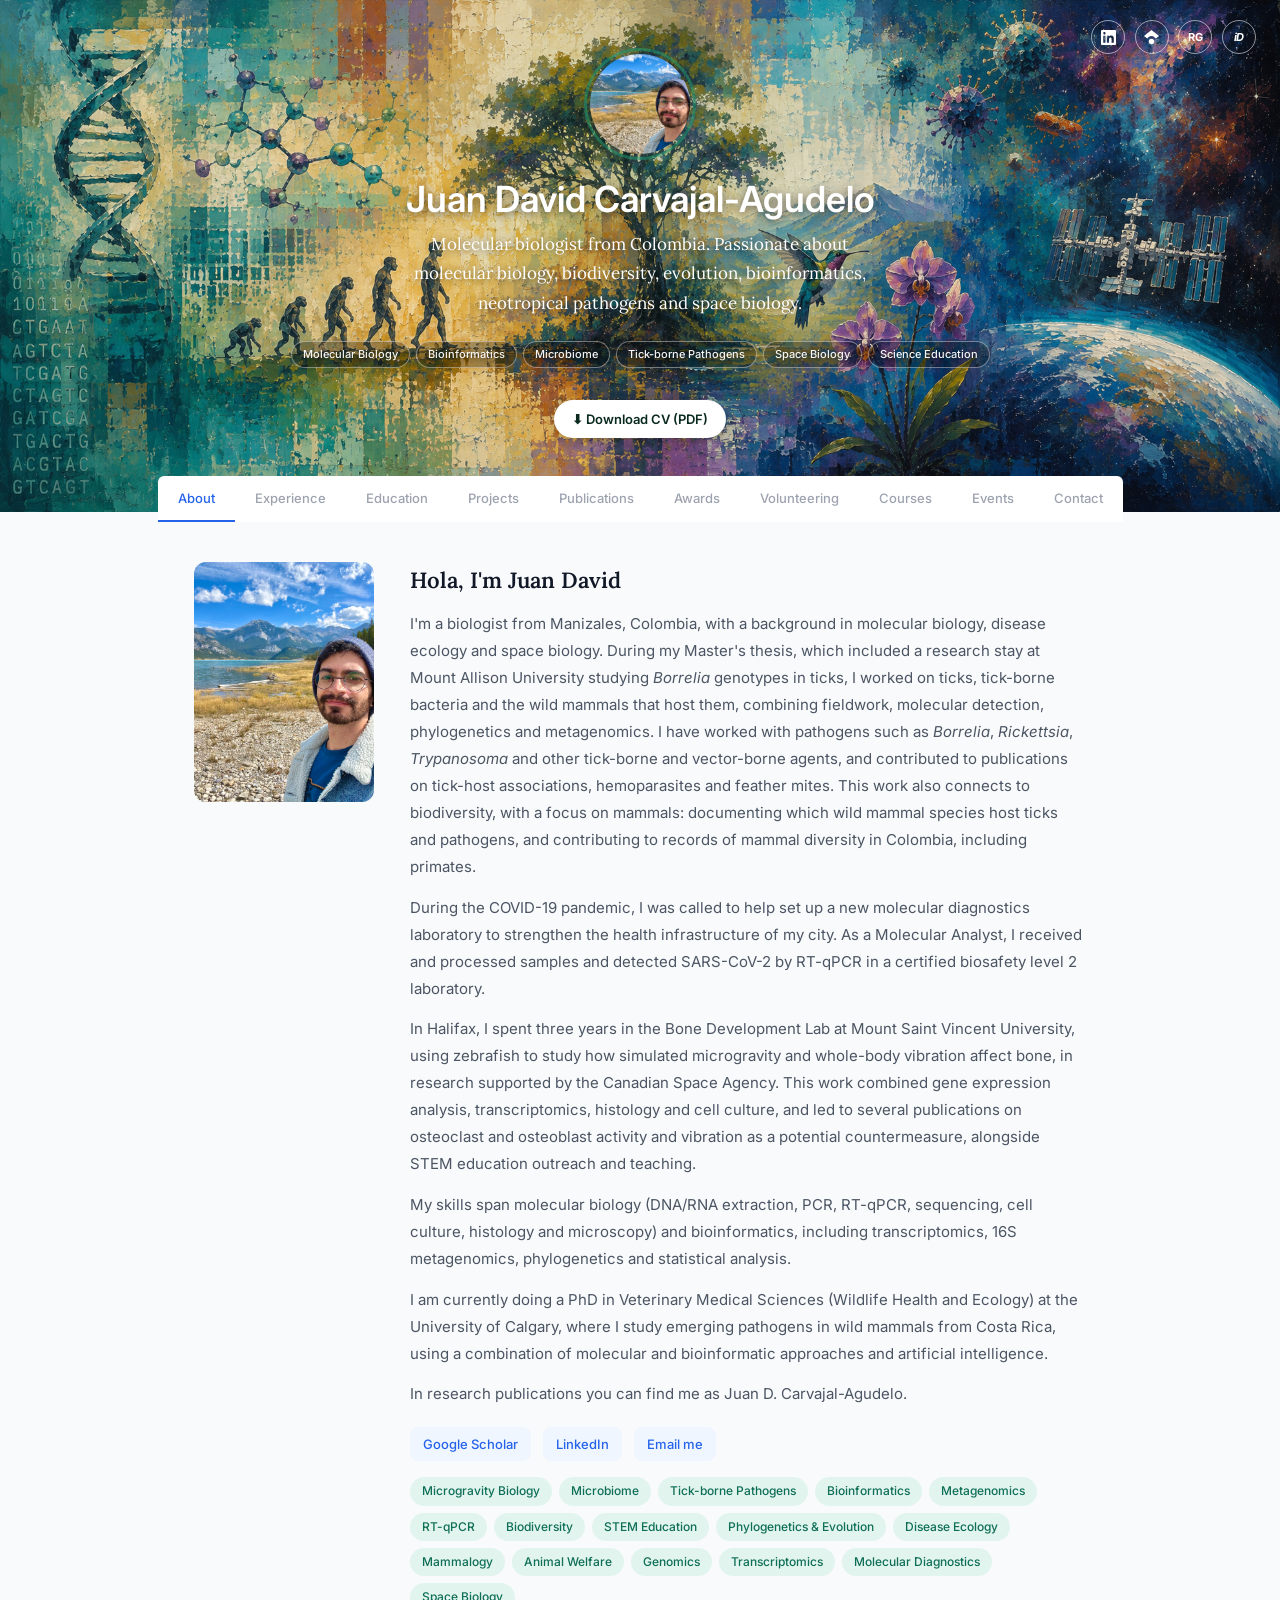
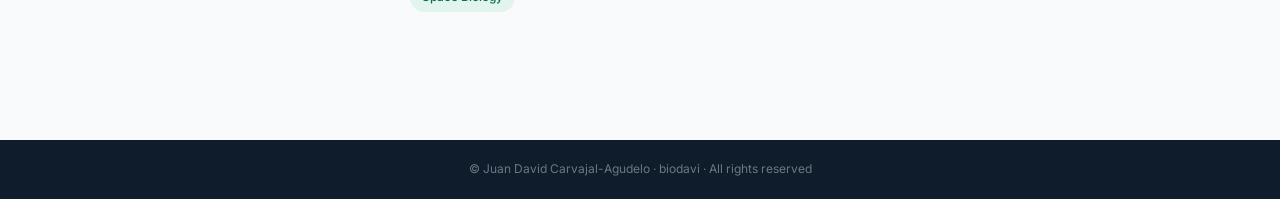
<file: index.html>
<!DOCTYPE html>
<html lang="en">
<head>
<meta charset="UTF-8">
<meta name="viewport" content="width=device-width, initial-scale=1.0">
<title>Juan David Carvajal-Agudelo</title>
<link rel="preconnect" href="https://fonts.googleapis.com">
<link href="https://fonts.googleapis.com/css2?family=Inter:wght@300;400;500;600;700&family=Lora:ital,wght@0,400;0,600;1,400&display=swap" rel="stylesheet">
<style>
*, *::before, *::after { box-sizing: border-box; margin: 0; padding: 0; }
:root {
  --navy: #0e1c2b;
  --teal: #1d9e75;
  --teal-light: #e1f5ee;
  --teal-dark: #0f6e56;
  --blue: #2563eb;
  --blue-light: #eff6ff;
  --text: #111827;
  --text-sec: #4b5563;
  --text-muted: #9ca3af;
  --border: #e5e7eb;
  --bg: #f9fafb;
  --white: #fff;
}
body { font-family: 'Inter', sans-serif; color: var(--text); background: var(--bg); font-size: 15px; line-height: 1.7; }

/* ── HERO (Authory-style) ── */
.hero {
  position: relative;
  background: url("images/Banner-profile.png") center/cover no-repeat;
  display: flex; flex-direction: column; align-items: center;
  text-align: center; padding: 3rem 1.5rem 3rem; overflow: hidden;
}
.hero-grain {
  position: absolute; inset: 0; pointer-events: none;
  background-image: url("data:image/svg+xml,%3Csvg viewBox='0 0 200 200' xmlns='http://www.w3.org/2000/svg'%3E%3Cfilter id='n'%3E%3CfeTurbulence type='fractalNoise' baseFrequency='.75' numOctaves='4' stitchTiles='stitch'/%3E%3C/filter%3E%3Crect width='100%25' height='100%25' filter='url(%23n)' opacity='.04'/%3E%3C/svg%3E");
  opacity: .5;
}
.hero-glow {
  position: absolute; width: 520px; height: 520px; border-radius: 50%;
  background: radial-gradient(circle, rgba(29,158,117,.14) 0%, transparent 70%);
  top: -80px; left: 50%; transform: translateX(-50%); pointer-events: none;
}
.hero-avatar {
  position: relative; z-index: 1;
  width: 112px; height: 112px; border-radius: 50%;
  border: 3px solid rgba(29,158,117,.5); padding: 3px;
  margin-bottom: 1.1rem;
}
.hero-avatar img { width: 100%; height: 100%; border-radius: 50%; object-fit: cover; display: block; }
.hero-avatar .fallback {
  width: 100%; height: 100%; border-radius: 50%;
  background: #1a2e42; display: flex; align-items: center; justify-content: center;
  font-size: 28px; font-weight: 600; color: var(--teal);
}
.hero h1 {
  position: relative; z-index: 1;
  font-family: 'Inter', sans-serif; font-size: clamp(26px, 4vw, 36px);
  font-weight: 600; color: white; line-height: 1.2; margin-bottom: .55rem;
  text-shadow: 0 2px 10px rgba(0,0,0,.55);
}
.hero-bio {
  position: relative; z-index: 1;
  font-family: 'Lora', serif; font-size: 17px; color: #fff;
  text-shadow: 0 1px 8px rgba(0,0,0,.55);
  max-width: 500px; margin: 0 auto 1.4rem; line-height: 1.75;
}

/* ── HERO SOCIAL ICONS ── */
.hero-social {
  position: absolute; top: 1.25rem; right: 1.5rem; z-index: 2;
  display: flex; gap: .6rem;
}
.hero-social a {
  width: 34px; height: 34px; border-radius: 50%;
  display: flex; align-items: center; justify-content: center;
  border: 1.5px solid rgba(255,255,255,.55);
  background: transparent;
  color: white; text-decoration: none;
  transition: background .2s ease, border-color .2s ease, color .2s ease;
}
.hero-social a svg { width: 15px; height: 15px; fill: currentColor; }
.hero-social a span { font-family: 'Inter', sans-serif; font-size: 11px; font-weight: 700; letter-spacing: -.02em; }
.hero-social a.li:hover { background: #fff; border-color: #fff; color: #0a66c2; }
.hero-social a.scholar:hover { background: #fff; border-color: #fff; color: #4285f4; }
.hero-social a.rg:hover { background: #fff; border-color: #fff; color: #00ccbb; }
.hero-social a.orcid:hover { background: #fff; border-color: #fff; color: #a6ce39; }
.hero-tags { position: relative; z-index: 1; display: flex; flex-wrap: wrap; gap: 6px; justify-content: center; margin-bottom: 2rem; }
.htag {
  font-size: 11px; font-weight: 500; padding: 3px 11px; border-radius: 99px;
  border: 1px solid rgba(255,255,255,.4); color: rgba(255,255,255,.95);
  background: rgba(0,0,0,.25); text-shadow: 0 1px 4px rgba(0,0,0,.5);
}

.hero-cv {
  position: relative; z-index: 1; display: inline-block; margin: 0 auto 1.6rem;
  font-size: 13px; font-weight: 600; padding: 8px 18px; border-radius: 99px;
  background: #fff; color: #0a2a1e; text-decoration: none; box-shadow: 0 2px 10px rgba(0,0,0,.25);
}
.hero-cv:hover { background: #e8f5ee; }

/* ── TABS (Authory-style overlapping card) ── */
.tabs-outer {
  width: fit-content; max-width: calc(100% - 3rem); margin: -2.25rem auto 0;
  background: white; border-radius: 6px 6px 0 0;
  position: sticky; top: 0; z-index: 100;
  overflow: hidden;
}
.tabs-inner {
  display: flex; overflow-x: auto; scrollbar-width: none;
}
.tabs-inner::-webkit-scrollbar { display: none; }
.tab {
  flex-shrink: 0; padding: 14px 20px;
  font-size: 13px; font-weight: 500; color: var(--text-muted);
  background: none; border: none; border-bottom: 2.5px solid transparent;
  font-family: 'Inter', sans-serif; cursor: pointer; transition: color .15s;
  white-space: nowrap;
}
.tab:hover { color: var(--text); }
.tab.active { color: var(--blue); border-bottom-color: var(--blue); }

/* ── MAIN ── */
.main { max-width: 940px; margin: 0 auto; padding: 2.5rem 1.5rem 5rem; }
.sec { display: none; }
.sec.active { display: block; }

/* ── ABOUT ── */
.about-grid { display: grid; grid-template-columns: 180px 1fr; gap: 2.25rem; align-items: start; }
.about-img { width: 100%; border-radius: 12px; object-fit: cover; aspect-ratio: 3/4; display: block; }
.about-h { font-family: 'Lora', serif; font-size: 22px; font-weight: 600; margin-bottom: .7rem; }
.about-p { color: var(--text-sec); margin-bottom: .85rem; line-height: 1.8; }
.chips { display: flex; flex-wrap: wrap; gap: 7px; margin-top: 1rem; }
.chip { background: var(--teal-light); color: var(--teal-dark); font-size: 12px; font-weight: 500; padding: 4px 12px; border-radius: 99px; }
.about-links { display: flex; gap: .75rem; flex-wrap: wrap; margin-top: 1.25rem; }
.about-link {
  display: inline-flex; align-items: center; gap: 6px;
  font-size: 13px; font-weight: 500; color: var(--blue);
  text-decoration: none; padding: 5px 12px;
  border: 1px solid var(--blue-light); border-radius: 8px;
  background: var(--blue-light); transition: background .15s;
}
.about-link:hover { background: #dbeafe; }

/* ── SECTION HEADING ── */
.sh { font-family: 'Lora', serif; font-size: 19px; font-weight: 600; margin-bottom: 1.25rem; padding-bottom: .6rem; border-bottom: 1px solid var(--border); }
.sh2 { font-family: 'Lora', serif; font-size: 16px; font-weight: 600; margin: 2rem 0 1rem; color: var(--text-sec); }

/* ── EXPERIENCE ── */
.exp-item { display: flex; gap: 1.4rem; padding: 1.3rem 0; border-bottom: 1px solid var(--border); }
.exp-item:last-child { border-bottom: none; }
.exp-logo-wrap { flex-shrink: 0; width: 104px; }
.exp-logo { width: 104px; height: 104px; object-fit: contain; border-radius: 16px; border: 1px solid var(--border); background: white; padding: 9px; display: block; }
.exp-logo-ph { width: 104px; height: 104px; border-radius: 16px; border: 1px solid var(--border); background: #f0f4f8; display: flex; align-items: center; justify-content: center; font-size: 36px; }
.exp-role { font-size: 14px; font-weight: 600; color: var(--text); }
.exp-org { font-size: 13px; color: var(--blue); font-weight: 500; margin: 1px 0 3px; }
.exp-date { font-size: 11px; color: var(--text-muted); font-weight: 500; margin-bottom: 6px; }
.exp-desc { font-size: 13px; color: var(--text-sec); line-height: 1.65; }
.exp-desc ul { padding-left: 1.15rem; }
.exp-desc li { margin-bottom: 3px; }

/* ── PROJECTS ── */
.proj-grid { display: grid; grid-template-columns: repeat(auto-fill, minmax(258px, 1fr)); gap: 1rem; }
.proj-card { background: white; border: 1px solid var(--border); border-radius: 12px; overflow: hidden; transition: box-shadow .15s; }
.proj-card:hover { box-shadow: 0 4px 16px rgba(0,0,0,.08); }
.proj-img { width: 100%; aspect-ratio: 16/9; object-fit: cover; display: block; background: #d1e7dd; }
.proj-ph { width: 100%; aspect-ratio: 16/9; background: linear-gradient(135deg, #0a2a1e, #0d2b3a); display: flex; align-items: center; justify-content: center; font-size: 30px; }
.proj-body { padding: .9rem 1.1rem 1rem; }
.proj-title { font-size: 13px; font-weight: 600; line-height: 1.45; margin-bottom: 3px; }
.proj-meta { font-size: 11px; color: var(--text-muted); }
.proj-foot { display: flex; align-items: center; gap: 8px; flex-wrap: wrap; margin-top: 10px; padding-top: 9px; border-top: 1px solid var(--border); }
.proj-funder { height: 44px; max-width: 96px; object-fit: contain; flex-shrink: 0; }
.proj-role { font-size: 11px; font-weight: 600; color: var(--text); flex: 1 1 100px; line-height: 1.35; }
.proj-grant { font-size: 10px; font-weight: 600; padding: 2px 8px; border-radius: 4px; background: #fef3c7; color: #92400e; white-space: nowrap; }
.proj-tag { display: inline-block; font-size: 10px; font-weight: 600; padding: 2px 8px; border-radius: 4px; margin-bottom: 6px; background: var(--teal-light); color: var(--teal-dark); }

/* ── PUBLICATIONS ── */
.pub-item { padding: 1rem 0; border-bottom: 1px solid var(--border); }
.pub-item:last-child { border-bottom: none; }
.pub-year { display: inline-block; font-size: 11px; font-weight: 600; padding: 2px 8px; background: var(--blue-light); color: var(--blue); border-radius: 4px; margin-bottom: 5px; }
.pub-year.y2026 { background: #fef3c7; color: #92400e; }
.pub-title { font-size: 14px; font-weight: 500; color: var(--text); margin-bottom: 3px; line-height: 1.5; }
.pub-authors { font-size: 12px; color: var(--text-sec); margin-bottom: 3px; }
.pub-journal { font-size: 12px; color: var(--text-muted); font-style: italic; margin-bottom: 4px; }
.pub-link { font-size: 12px; color: var(--blue); text-decoration: none; font-weight: 500; }
.pub-link:hover { text-decoration: underline; }

/* ── AWARDS ── */
.award-row { display: flex; gap: 1.25rem; padding: 1rem 0; border-bottom: 1px solid var(--border); align-items: flex-start; }
.award-row:last-child { border-bottom: none; }
.award-icon { flex-shrink: 0; width: 96px; height: 96px; border-radius: 14px; background: #fef3c7; display: flex; align-items: center; justify-content: center; font-size: 34px; }
.award-logo { flex-shrink: 0; width: 96px; height: 96px; object-fit: contain; border-radius: 14px; border: 1px solid var(--border); background: white; padding: 8px; display: block; }
.award-name { font-size: 13px; font-weight: 600; color: var(--text); }
.award-inst { font-size: 12px; color: var(--text-sec); }
.award-desc { font-size: 12px; color: var(--text-sec); margin-top: 4px; line-height: 1.5; }
.award-year { font-size: 11px; color: var(--text-muted); font-weight: 500; }

/* ── VOLUNTEERING ── */
.vol-item { display: flex; gap: 1.25rem; align-items: flex-start; padding: 1rem 0; border-bottom: 1px solid var(--border); }
.vol-item:last-child { border-bottom: none; }
.vol-logo { flex-shrink: 0; width: 96px; height: 96px; object-fit: contain; border-radius: 14px; border: 1px solid var(--border); background: white; padding: 8px; display: block; }
.vol-logo-ph { flex-shrink: 0; width: 96px; height: 96px; border-radius: 14px; border: 1px solid var(--border); background: #f0f4f8; display: flex; align-items: center; justify-content: center; font-size: 34px; }
.vol-title { font-size: 13px; font-weight: 600; }
.vol-org { font-size: 12px; color: var(--blue); font-weight: 500; }
.vol-org a { color: inherit; }
.vol-date { font-size: 11px; color: var(--text-muted); }
.vol-desc { font-size: 12px; color: var(--text-sec); margin-top: 4px; line-height: 1.5; }

/* ── COURSES & EVENTS ── */
.tbl { width: 100%; border-collapse: collapse; }
.tbl th { font-size: 11px; font-weight: 600; color: var(--text-muted); text-transform: uppercase; letter-spacing: .05em; padding: 9px 12px; text-align: left; border-bottom: 2px solid var(--border); }
.tbl td { font-size: 13px; color: var(--text-sec); padding: 9px 12px; border-bottom: 1px solid var(--border); vertical-align: top; }
.tbl tr:last-child td { border-bottom: none; }
.tbl td:first-child { color: var(--text); }
.ev-authors { display: block; font-size: 12px; color: var(--text-muted); margin-top: 3px; }
.tbl td:last-child { white-space: nowrap; color: var(--text-muted); font-size: 12px; }
.role-badge { font-size: 11px; font-weight: 500; padding: 2px 8px; border-radius: 4px; background: var(--teal-light); color: var(--teal-dark); white-space: nowrap; }

/* ── CONTACT ── */
.contact-wrap { max-width: 420px; margin: 0 auto; text-align: center; }
.contact-wrap h2 { font-family: 'Lora', serif; font-size: 22px; margin-bottom: .4rem; }
.contact-wrap > p { color: var(--text-sec); font-size: 13px; margin-bottom: 1.75rem; }
.clinks { display: flex; flex-direction: column; gap: .6rem; text-align: left; }
.clink { display: flex; align-items: center; gap: .85rem; padding: .75rem 1rem; border: 1px solid var(--border); border-radius: 10px; text-decoration: none; color: var(--text); font-size: 13px; font-weight: 500; transition: all .15s; }
.clink:hover { border-color: #93c5fd; background: var(--blue-light); }
.cico { width: 30px; height: 30px; border-radius: 7px; display: flex; align-items: center; justify-content: center; font-size: 13px; flex-shrink: 0; }

/* ── FOOTER ── */
footer { background: var(--navy); color: rgba(255,255,255,.4); text-align: center; padding: 1.2rem; font-size: 12px; margin-top: 3rem; }

/* ── RESPONSIVE ── */
@media (max-width: 600px) {
  .about-grid { grid-template-columns: 1fr; }
  .about-img { width: 130px; }
  .proj-grid { grid-template-columns: 1fr 1fr; }
}
</style>
</head>
<body>

<!-- HERO -->
<section class="hero">
  <div class="hero-grain"></div>
  <div class="hero-glow"></div>
  <div class="hero-social">
    <a class="li" href="https://linkedin.com/in/biodavi" target="_blank" aria-label="LinkedIn">
      <svg viewBox="0 0 24 24"><path d="M20.447 20.452h-3.554v-5.569c0-1.328-.027-3.037-1.852-3.037-1.853 0-2.136 1.445-2.136 2.939v5.667H9.351V9h3.414v1.561h.046c.477-.9 1.637-1.85 3.37-1.85 3.601 0 4.267 2.37 4.267 5.455v6.286zM5.337 7.433c-1.144 0-2.063-.926-2.063-2.065 0-1.138.92-2.063 2.063-2.063 1.14 0 2.064.925 2.064 2.063 0 1.139-.925 2.065-2.064 2.065zm1.782 13.019H3.555V9h3.564v11.452zM22.225 0H1.771C.792 0 0 .774 0 1.729v20.542C0 23.227.792 24 1.771 24h20.451C23.2 24 24 23.227 24 22.271V1.729C24 .774 23.2 0 22.222 0h.003z"/></svg>
    </a>
    <a class="scholar" href="https://scholar.google.com/citations?user=_loX9b4AAAAJ&hl=es" target="_blank" aria-label="Google Scholar">
      <svg viewBox="0 0 24 24"><path d="M5.242 13.769L0 9.5 12 0l12 9.5-5.242 4.269C17.548 11.516 14.978 9.5 12 9.5c-2.977 0-5.548 2.016-6.758 4.269zm6.758.231c2.476 0 4.5 2.024 4.5 4.5s-2.024 4.5-4.5 4.5-4.5-2.024-4.5-4.5 2.024-4.5 4.5-4.5z"/></svg>
    </a>
    <a class="rg" href="https://www.researchgate.net/profile/Juan-Carvajal-Agudelo" target="_blank" aria-label="ResearchGate">
      <span>RG</span>
    </a>
    <a class="orcid" href="https://orcid.org/0000-0002-2888-7147" target="_blank" aria-label="ORCID">
      <span style="font-style:italic">iD</span>
    </a>
  </div>
  <div class="hero-avatar">
    <img src="images/biodavi.jpeg" alt="Juan David"
         onerror="this.style.display='none';this.nextElementSibling.style.display='flex'">
    <div class="fallback" style="display:none">JD</div>
  </div>
  <h1>Juan David Carvajal-Agudelo</h1>
  <p class="hero-bio">
    Molecular biologist from Colombia. Passionate about molecular biology, biodiversity, evolution,
    bioinformatics, neotropical pathogens and space biology.
  </p>
  <div class="hero-tags">
    <span class="htag">Molecular Biology</span>
    <span class="htag">Bioinformatics</span>
    <span class="htag">Microbiome</span>
    <span class="htag">Tick-borne Pathogens</span>
    <span class="htag">Space Biology</span>
    <span class="htag">Science Education</span>
  </div>
  <a class="hero-cv" href="Juan-David-Carvajal-Agudelo-CV.pdf" download>⬇ Download CV (PDF)</a>
</section>

<!-- TABS -->
<div class="tabs-outer">
  <div class="tabs-inner">
    <button class="tab active" onclick="show('about',this)">About</button>
    <button class="tab" onclick="show('experience',this)">Experience</button>
    <button class="tab" onclick="show('education',this)">Education</button>
    <button class="tab" onclick="show('projects',this)">Projects</button>
    <button class="tab" onclick="show('publications',this)">Publications</button>
    <button class="tab" onclick="show('awards',this)">Awards</button>
    <button class="tab" onclick="show('volunteering',this)">Volunteering</button>
    <button class="tab" onclick="show('courses',this)">Courses</button>
    <button class="tab" onclick="show('events',this)">Events</button>
    <button class="tab" onclick="show('contact',this)">Contact</button>
  </div>
</div>

<main class="main">

<!-- ABOUT -->
<div id="about" class="sec active">
  <div class="about-grid">
    <img class="about-img" src="images/biodavi.jpeg" alt="Juan David"
         onerror="this.src='images/avatar.jpg'">
    <div>
      <h2 class="about-h">Hola, I'm Juan David</h2>
      <p class="about-p">I'm a biologist from Manizales, Colombia, with a background in molecular biology, disease ecology and space biology. During my Master's thesis, which included a research stay at Mount Allison University studying <em>Borrelia</em> genotypes in ticks, I worked on ticks, tick-borne bacteria and the wild mammals that host them, combining fieldwork, molecular detection, phylogenetics and metagenomics. I have worked with pathogens such as <em>Borrelia</em>, <em>Rickettsia</em>, <em>Trypanosoma</em> and other tick-borne and vector-borne agents, and contributed to publications on tick-host associations, hemoparasites and feather mites. This work also connects to biodiversity, with a focus on mammals: documenting which wild mammal species host ticks and pathogens, and contributing to records of mammal diversity in Colombia, including primates.</p>
      <p class="about-p">During the COVID-19 pandemic, I was called to help set up a new molecular diagnostics laboratory to strengthen the health infrastructure of my city. As a Molecular Analyst, I received and processed samples and detected SARS-CoV-2 by RT-qPCR in a certified biosafety level 2 laboratory.</p>
      <p class="about-p">In Halifax, I spent three years in the Bone Development Lab at Mount Saint Vincent University, using zebrafish to study how simulated microgravity and whole-body vibration affect bone, in research supported by the Canadian Space Agency. This work combined gene expression analysis, transcriptomics, histology and cell culture, and led to several publications on osteoclast and osteoblast activity and vibration as a potential countermeasure, alongside STEM education outreach and teaching.</p>
      <p class="about-p">My skills span molecular biology (DNA/RNA extraction, PCR, RT-qPCR, sequencing, cell culture, histology and microscopy) and bioinformatics, including transcriptomics, 16S metagenomics, phylogenetics and statistical analysis.</p>
      <p class="about-p">I am currently doing a PhD in Veterinary Medical Sciences (Wildlife Health and Ecology) at the University of Calgary, where I study emerging pathogens in wild mammals from Costa Rica, using a combination of molecular and bioinformatic approaches and artificial intelligence.</p>
      <p class="about-p">In research publications you can find me as Juan D. Carvajal-Agudelo.</p>
      <div class="about-links">
        <a class="about-link" href="https://scholar.google.com/citations?user=_loX9b4AAAAJ&hl=es" target="_blank">Google Scholar</a>
        <a class="about-link" href="https://linkedin.com/in/biodavi" target="_blank">LinkedIn</a>
        <a class="about-link" href="mailto:jdavidcarvajal@gmail.com">Email me</a>
      </div>
      <div class="chips">
        <span class="chip">Microgravity Biology</span>
        <span class="chip">Microbiome</span>
        <span class="chip">Tick-borne Pathogens</span>
        <span class="chip">Bioinformatics</span>
        <span class="chip">Metagenomics</span>
        <span class="chip">RT-qPCR</span>
        <span class="chip">Biodiversity</span>
        <span class="chip">STEM Education</span>
        <span class="chip">Phylogenetics & Evolution</span>
        <span class="chip">Disease Ecology</span>
        <span class="chip">Mammalogy</span>
        <span class="chip">Animal Welfare</span>
        <span class="chip">Genomics</span>
        <span class="chip">Transcriptomics</span>
        <span class="chip">Molecular Diagnostics</span>
        <span class="chip">Space Biology</span>
      </div>
    </div>
  </div>
</div>

<!-- EXPERIENCE -->
<div id="experience" class="sec">
  <h2 class="sh">Professional experience</h2>

  <div class="exp-item">
    <div class="exp-logo-wrap">
      <img class="exp-logo" src="images/ucalgary.jpg" alt="University of Calgary"
           onerror="this.style.display='none';this.nextElementSibling.style.display='flex'">
      <div class="exp-logo-ph" style="display:none">🎓</div>
    </div>
    <div>
      <div class="exp-role">Graduate Student (PhD), Wildlife Health and Ecology</div>
      <div class="exp-org">Faculty of Veterinary Medicine, University of Calgary, Alberta, Canada</div>
      <div class="exp-date">2026 – Present</div>
      <div class="exp-desc">Doctoral research on emerging pathogens in wild mammals from Costa Rica, supported by an NSERC Canada Graduate Scholarship.</div>
    </div>
  </div>

  <div class="exp-item">
    <div class="exp-logo-wrap">
      <img class="exp-logo" src="images/ministerio_ciencias.png" alt="Minciencias"
           onerror="this.style.display='none';this.nextElementSibling.style.display='flex'">
      <div class="exp-logo-ph" style="display:none">🇨🇴</div>
    </div>
    <div>
      <div class="exp-role">Junior Researcher, Investigador Junior</div>
      <div class="exp-org">Ministerio de Ciencia, Tecnología e Innovación (Minciencias), Colombia</div>
      <div class="exp-date">May – July 2026</div>
      <div class="exp-desc">Officially recognized within the National System of Science, Technology and Innovation (SNCTeI) of Colombia. Scientific evaluator for Convocatoria 975 de 2026, reviewing master's-level research proposals.</div>
    </div>
  </div>

  <div class="exp-item">
    <div class="exp-logo-wrap">
      <img class="exp-logo" src="images/MSVU.jpg" alt="MSVU"
           onerror="this.style.display='none';this.nextElementSibling.style.display='flex'">
      <div class="exp-logo-ph" style="display:none">🎓</div>
    </div>
    <div>
      <div class="exp-role">Laboratory Instructor, Genes and Genomes Lab</div>
      <div class="exp-org">Mount Saint Vincent University, Halifax, NS, Canada</div>
      <div class="exp-date">Fall 2025</div>
      <div class="exp-desc">Taught laboratory sessions for biology major students in molecular biology and microbiology techniques: cloning, PCR, DNA extraction, gel electrophoresis, and related methods. Designed and delivered hands-on instruction aligned with the undergraduate biology curriculum.</div>
    </div>
  </div>

  <div class="exp-item">
    <div class="exp-logo-wrap">
      <img class="exp-logo" src="images/MSVU.jpg" alt="MSVU"
           onerror="this.style.display='none';this.nextElementSibling.style.display='flex'">
      <div class="exp-logo-ph" style="display:none">🔬</div>
    </div>
    <div>
      <div class="exp-role">Research Assistant</div>
      <div class="exp-org">Bone Development Lab, Mount Saint Vincent University, Halifax, NS, Canada</div>
      <div class="exp-date">February 2022 – November 2025</div>
      <div class="exp-desc">
        <ul>
          <li>Managed zebrafish husbandry and maintained welfare in accordance with CCAC guidelines.</li>
          <li>Wrote and assisted with Animal Care Committee (ACC) protocols.</li>
          <li>Supported CSA-funded research on bone physiology via simulated microgravity and vibration experiments; techniques included gene expression analysis, tissue staining, cell culture, and advanced microscopy.</li>
          <li>Conducted RT-qPCR, statistical analysis, prepared reports, and contributed to scientific articles and grant applications.</li>
          <li>Supported bioinformatics work in transcriptomics and data analysis.</li>
          <li>Supervised and mentored undergraduate and graduate students.</li>
        </ul>
      </div>
    </div>
  </div>

  <div class="exp-item">
    <div class="exp-logo-wrap">
      <img class="exp-logo" src="images/ucaldasterritorial.jpg" alt="Territorial Caldas"
           onerror="this.style.display='none';this.nextElementSibling.style.display='flex'">
      <div class="exp-logo-ph" style="display:none">🧬</div>
    </div>
    <div>
      <div class="exp-role">Molecular Analyst, SARS-CoV-2 Detection</div>
      <div class="exp-org">Dirección Territorial de Salud de Caldas & Universidad de Caldas, Colombia</div>
      <div class="exp-date">Jul–Dec 2020 / Jun–Dec 2021</div>
      <div class="exp-desc">
        <ul>
          <li>Reception, handling and molecular processing of COVID-19 samples, including nasopharyngeal swabs, in a certified molecular biology laboratory (BSL-2).</li>
          <li>Viral RNA extraction and RT-qPCR detection of SARS-CoV-2.</li>
          <li>Assisted with molecular biology laboratory protocols.</li>
          <li>Applied biosafety and biohazard waste management procedures.</li>
        </ul>
      </div>
    </div>
  </div>

  <div class="exp-item">
    <div class="exp-logo-wrap">
      <img class="exp-logo" src="images/ucaldas.jpg" alt="U. Caldas"
           onerror="this.style.display='none';this.nextElementSibling.style.display='flex'">
      <div class="exp-logo-ph" style="display:none">🔬</div>
    </div>
    <div>
      <div class="exp-role">Research Assistant</div>
      <div class="exp-org">Genetics Laboratory, Universidad de Caldas, Colombia</div>
      <div class="exp-date">March 2019 – March 2021</div>
      <div class="exp-desc">
        <ul>
          <li>Conducted field work collecting samples from wild mammals for pathogen and microbiome studies.</li>
          <li>Contributed to disease ecology research on pathogens, vectors and their wild mammal hosts.</li>
          <li>Pathogen detection via PCR and sequencing with molecular markers.</li>
          <li>16S metagenomic bioinformatic analysis; report and article preparation.</li>
          <li>Specimen preparation and taxidermy support at the Museum of Natural History (mammalogy).</li>
        </ul>
      </div>
    </div>
  </div>

  <div class="exp-item">
    <div class="exp-logo-wrap">
      <img class="exp-logo" src="images/mta.jpg" alt="MTA"
           onerror="this.style.display='none';this.nextElementSibling.style.display='flex'">
      <div class="exp-logo-ph" style="display:none">🦠</div>
    </div>
    <div>
      <div class="exp-role">Research Internship, Lloyd's Tick Lab</div>
      <div class="exp-org">Mount Allison University, Sackville, NB, Canada</div>
      <div class="exp-date">Feb – Jun 2021</div>
      <div class="exp-desc">Multilocus DNA methodology for <em>Borrelia</em> sp. genotype characterization. Funded by Global Affairs Canada, ELAP Scholarship.</div>
    </div>
  </div>

  <div class="exp-item">
    <div class="exp-logo-wrap">
      <img class="exp-logo" src="images/chegg.jpg" alt="Chegg"
           onerror="this.style.display='none';this.nextElementSibling.style.display='flex'">
      <div class="exp-logo-ph" style="display:none">📚</div>
    </div>
    <div>
      <div class="exp-role">Biology Tutor Expert</div>
      <div class="exp-org">NextLearning / Chegg, Online</div>
      <div class="exp-date">April – July 2020</div>
      <div class="exp-desc">Problem solving and teaching in biological sciences on a professional online tutoring platform.</div>
    </div>
  </div>

  <div class="exp-item">
    <div class="exp-logo-wrap">
      <img class="exp-logo" src="images/ucaldas.jpg" alt="U. Caldas"
           onerror="this.style.display='none';this.nextElementSibling.style.display='flex'">
      <div class="exp-logo-ph" style="display:none">🧪</div>
    </div>
    <div>
      <div class="exp-role">Laboratory Monitor (Teaching Assistant)</div>
      <div class="exp-org">Molecular Biology and Cell Biology Laboratories, Universidad de Caldas, Colombia</div>
      <div class="exp-date">February 2017 – February 2018</div>
      <div class="exp-desc">Teaching assistant for both the Molecular Biology and Cell Biology laboratory courses. Instruction in electrophoresis, PCR, RT-qPCR, DNA/RNA extraction, histology, and microscopy. Evaluation and monitoring of undergraduate biology students.</div>
    </div>
  </div>
</div>

<!-- EDUCATION -->
<div id="education" class="sec">
  <h2 class="sh">Education</h2>

  <div class="exp-item">
    <div class="exp-logo-wrap">
      <img class="exp-logo" src="images/ucalgary.jpg" alt="University of Calgary"
           onerror="this.style.display='none';this.nextElementSibling.style.display='flex'">
      <div class="exp-logo-ph" style="display:none">🎓</div>
    </div>
    <div>
      <div class="exp-role">Doctor of Philosophy in Veterinary Medical Sciences</div>
      <div class="exp-org">University of Calgary, Alberta, Canada</div>
      <div class="exp-date">Started 2026</div>
      <div class="exp-desc" style="margin-top:4px">Specialization in Wildlife Health and Ecology.<br>Project: Emerging pathogens in wild mammals from Costa Rica.</div>
    </div>
  </div>

  <div class="exp-item">
    <div class="exp-logo-wrap">
      <img class="exp-logo" src="images/ucaldas.jpg" alt="U. Caldas"
           onerror="this.style.display='none';this.nextElementSibling.style.display='flex'">
      <div class="exp-logo-ph" style="display:none">🎓</div>
    </div>
    <div>
      <div class="exp-role">Master in Biological Sciences</div>
      <div class="exp-org">Universidad de Caldas, Colombia</div>
      <div class="exp-date">2022</div>
      <div class="exp-desc" style="font-style:italic;margin-top:4px">Thesis: Bacterial microbiome of <em>Ornithodoros cf. hasei</em> (Acari: Argasidae) and wild mammals in Arauca, Colombian Orinoquia.</div>
    </div>
  </div>

  <div class="exp-item">
    <div class="exp-logo-wrap">
      <img class="exp-logo" src="images/mta.jpg" alt="Mount Allison University"
           onerror="this.style.display='none';this.nextElementSibling.style.display='flex'">
      <div class="exp-logo-ph" style="display:none">🎓</div>
    </div>
    <div>
      <div class="exp-role">Exchange Program</div>
      <div class="exp-org">Mount Allison University, Sackville, NB, Canada</div>
      <div class="exp-date">2021</div>
      <div class="exp-desc" style="margin-top:4px">Project: Novel <em>Borrelia</em> (Spirochaetales) genotypes in <em>Ornithodoros hasei</em> (Schulze, 1935) (Acari: Argasidae) and wild mammals from the Orinoco River basin of Colombia.</div>
    </div>
  </div>

  <div class="exp-item">
    <div class="exp-logo-wrap">
      <img class="exp-logo" src="images/ucaldas.jpg" alt="U. Caldas"
           onerror="this.style.display='none';this.nextElementSibling.style.display='flex'">
      <div class="exp-logo-ph" style="display:none">🧬</div>
    </div>
    <div>
      <div class="exp-role">Bachelor of Science, Biology</div>
      <div class="exp-org">Universidad de Caldas, Colombia</div>
      <div class="exp-date">2018</div>
      <div class="exp-desc" style="margin-top:4px">Research participation: Expression of HER2, MUC1 and ER-α genes in the early diagnosis of canine breast cancer.</div>
    </div>
  </div>
</div>

<!-- PROJECTS -->
<div id="projects" class="sec">
  <h2 class="sh">Research projects & grants</h2>
  <div class="proj-grid">

    <div class="proj-card">
      <img class="proj-img" src="images/vibration.png" alt="Whole-body vibration"
           onerror="this.style.display='none';this.nextElementSibling.style.display='flex'">
      <div class="proj-ph" style="display:none">🐟</div>
      <div class="proj-body">
        <div class="proj-tag">2024–2025 · Research Nova Scotia</div>
        <div class="proj-title">Understanding the impacts of whole-body vibration exposure on bone health</div>
        <div class="proj-meta">RT-qPCR · Tissue staining · Zebrafish</div>
        <div class="proj-foot"><img class="proj-funder" src="images/research-nova-scotia.jpg" alt="Research Nova Scotia" title="Research Nova Scotia"><span class="proj-role">Research Assistant</span></div>
      </div>
    </div>

    <div class="proj-card">
      <img class="proj-img" src="images/pic7.jpg" alt="Microgravity vibration"
           onerror="this.style.display='none';this.nextElementSibling.style.display='flex'">
      <div class="proj-ph" style="display:none">🚀</div>
      <div class="proj-body">
        <div class="proj-tag">2023–2024 · Canadian Space Agency</div>
        <div class="proj-title">Simulated microgravity & vibration effects in bone tissue in vivo</div>
        <div class="proj-meta">qPCR · Cell culture · Zebrafish larvae</div>
        <div class="proj-foot"><img class="proj-funder" src="images/CSA_logo.png" alt="Canadian Space Agency" title="Canadian Space Agency"><span class="proj-role">Research Assistant</span><span class="proj-grant">Grant ~CAD 50K · Co-applicant</span></div>
      </div>
    </div>

    <div class="proj-card">
      <img class="proj-img" src="images/pic5.jpg" alt="Microgravity"
           onerror="this.style.display='none';this.nextElementSibling.style.display='flex'">
      <div class="proj-ph" style="display:none">🛸</div>
      <div class="proj-body">
        <div class="proj-tag">2022–2023 · Canadian Space Agency</div>
        <div class="proj-title">Microgravity-induced bone loss via simulated microgravity experiments</div>
        <div class="proj-meta">Gene expression · Zebrafish scales</div>
        <div class="proj-foot"><img class="proj-funder" src="images/CSA_logo.png" alt="Canadian Space Agency" title="Canadian Space Agency"><span class="proj-role">Research Assistant</span></div>
      </div>
    </div>

    <div class="proj-card">
      <img class="proj-img" src="images/covid-lab.jpg" alt="Laboratory COVID-19"
           onerror="this.style.display='none';this.nextElementSibling.style.display='flex'">
      <div class="proj-ph" style="display:none">🧪</div>
      <div class="proj-body">
        <div class="proj-tag">2021 · Ministerio de Ciencias Colombia & Universidad de Caldas</div>
        <div class="proj-title">Laboratory COVID-19</div>
        <div class="proj-meta">Molecular diagnostics · SARS-CoV-2 detection</div>
        <div class="proj-foot"><img class="proj-funder" src="images/ministerio_ciencias.png" alt="Ministerio de Ciencias Colombia" title="Ministerio de Ciencias Colombia"><img class="proj-funder" src="images/ucaldas.jpg" alt="Universidad de Caldas" title="Universidad de Caldas"><span class="proj-role">Molecular Analyst</span></div>
      </div>
    </div>

    <div class="proj-card">
      <img class="proj-img" src="images/covidlab-2.jpg" alt="Biosafety cabinets, Caldas laboratory"
           onerror="this.style.display='none';this.nextElementSibling.style.display='flex'">
      <div class="proj-ph" style="display:none">🦠</div>
      <div class="proj-body">
        <div class="proj-tag">2020 · Ministerio de Ciencias Colombia & Universidad de Caldas</div>
        <div class="proj-title">Implementation of an innovation system to address problems associated with high-risk biological agents to human health through the strengthening of laboratories in the Caldas department</div>
        <div class="proj-meta">Molecular diagnostics · Laboratory strengthening</div>
        <div class="proj-foot"><img class="proj-funder" src="images/ministerio_ciencias.png" alt="Ministerio de Ciencias Colombia" title="Ministerio de Ciencias Colombia"><img class="proj-funder" src="images/ucaldas.jpg" alt="Universidad de Caldas" title="Universidad de Caldas"><span class="proj-role">Molecular Analyst</span></div>
      </div>
    </div>

    <div class="proj-card">
      <img class="proj-img" src="images/pic3.jpg" alt="Ticks Arauca"
           onerror="this.style.display='none';this.nextElementSibling.style.display='flex'">
      <div class="proj-ph" style="display:none">🦎</div>
      <div class="proj-body">
        <div class="proj-tag">2019–2021 · Ministerio de Ciencias Colombia & Universidad de Caldas</div>
        <div class="proj-title">The role of wild birds and small mammals in the circulation of ticks and rickettsiae in the department of Arauca, Colombia</div>
        <div class="proj-meta">16S Metagenomics · Field sampling</div>
        <div class="proj-foot"><img class="proj-funder" src="images/ministerio_ciencias.png" alt="Ministerio de Ciencias Colombia" title="Ministerio de Ciencias Colombia"><img class="proj-funder" src="images/ucaldas.jpg" alt="Universidad de Caldas" title="Universidad de Caldas"><span class="proj-role">Master's student</span></div>
      </div>
    </div>

    <div class="proj-card">
      <img class="proj-img" src="images/pic2.jpg" alt="Hemoparasites"
           onerror="this.style.display='none';this.nextElementSibling.style.display='flex'">
      <div class="proj-ph" style="display:none">🦠</div>
      <div class="proj-body">
        <div class="proj-tag">2019–2020 · Universidad de Caldas</div>
        <div class="proj-title">Peri-urban control barriers: hemoparasites in wild mammals of Manizales eco-parks</div>
        <div class="proj-meta">PCR · DNA sequencing · Field sampling</div>
        <div class="proj-foot"><img class="proj-funder" src="images/ucaldas.jpg" alt="Universidad de Caldas" title="Universidad de Caldas"><span class="proj-role">Master's student &amp; co-researcher</span><span class="proj-grant">Grant ~CAD 1K · Co-applicant</span></div>
      </div>
    </div>

    <div class="proj-card">
      <img class="proj-img" src="images/pic4.jpg" alt="Trypanosoma"
           onerror="this.style.display='none';this.nextElementSibling.style.display='flex'">
      <div class="proj-ph" style="display:none">🧫</div>
      <div class="proj-body">
        <div class="proj-tag">2019–2021 · Universidad de Caldas</div>
        <div class="proj-title"><em>T. cruzi</em> & <em>T. rangeli</em> in wild mammals from Arauca, Colombia</div>
        <div class="proj-meta">Molecular + morphological characterization</div>
        <div class="proj-foot"><img class="proj-funder" src="images/ucaldas.jpg" alt="Universidad de Caldas" title="Universidad de Caldas"><span class="proj-role">Undergraduate thesis co-supervisor</span></div>
      </div>
    </div>

    <div class="proj-card">
      <img class="proj-img" src="images/pic1.jpg" alt="Canine cancer"
           onerror="this.style.display='none';this.nextElementSibling.style.display='flex'">
      <div class="proj-ph" style="display:none">🔬</div>
      <div class="proj-body">
        <div class="proj-tag">2017–2020 · Universidad de Caldas</div>
        <div class="proj-title">HER2, MUC1 & ER-α gene expression in canine breast cancer early diagnosis</div>
        <div class="proj-meta">SNPs · RT-qPCR · Epidemiological analysis</div>
        <div class="proj-foot"><img class="proj-funder" src="images/ucaldas.jpg" alt="Universidad de Caldas" title="Universidad de Caldas"><span class="proj-role">Undergraduate student</span><span class="proj-grant">Grant ~CAD 10K · Co-applicant</span></div>
      </div>
    </div>

  </div>
</div>

<!-- PUBLICATIONS -->
<div id="publications" class="sec">
  <h2 class="sh">Publications</h2>


  <div class="pub-item">
    <span class="pub-year y2026">2026</span>
    <div class="pub-title">Transcriptomic profiling and RANKL/RANK/OPG-mediated osteoclastogenesis in zebrafish larvae under simulated microgravity conditions</div>
    <div class="pub-authors"><strong>Carvajal-Agudelo, J. D.</strong>, & Franz-Odendaal, T. A.</div>
    <div class="pub-journal">Frontiers in Cell and Developmental Biology, 14, 1786373</div>
    <a class="pub-link" href="https://doi.org/10.3389/fcell.2026.1786373" target="_blank">doi:10.3389/fcell.2026.1786373 ↗</a>
  </div>

  <div class="pub-item">
    <span class="pub-year y2026">2026</span>
    <div class="pub-title">Differential effects of vibration on bone tissue in zebrafish</div>
    <div class="pub-authors"><strong>Carvajal-Agudelo, J. D.</strong>, & Franz-Odendaal, T. A.</div>
    <div class="pub-journal">Microgravity Science and Technology, 38(4), 43</div>
    <a class="pub-link" href="https://doi.org/10.1007/s12217-026-10263-2" target="_blank">doi:10.1007/s12217-026-10263-2 ↗</a>
  </div>

  <div class="pub-item">
    <span class="pub-year y2026">2026</span>
    <div class="pub-title">Disrupted osteogenic gene expression of osteoblasts in vivo under simulated microgravity: vibration exposure as a potential countermeasure</div>
    <div class="pub-authors">LeDrew, E., <strong>Carvajal-Agudelo, J.</strong>, & Franz-Odendaal, T. A.</div>
    <div class="pub-journal">Life Sciences in Space Research</div>
    <a class="pub-link" href="https://doi.org/10.1016/j.lssr.2026.03.004" target="_blank">doi:10.1016/j.lssr.2026.03.004 ↗</a>
  </div>

  <div class="pub-item">
    <span class="pub-year y2026">2026</span>
    <div class="pub-title">20 Years of the ISCB Student Council Symposium: shaping computational biology and future leaders</div>
    <div class="pub-authors">Fernandez-Martin, M., Castillo-Orozco, A., Poley-Gil, M., Pose-Lagoa, I., Urquiza-Zurich, S., Hayoun-Mya, O., Machado-Reyes, D., Treccani, M., Veschetti, L., <strong>Carvajal-Agudelo, J. D.</strong>, Boll, L. M., Garcia-Valiente, A., Parra, R. G., & Olguín-Orellana, G. J.</div>
    <div class="pub-journal">Bioinformatics Advances, 6(1), vbag097</div>
    <a class="pub-link" href="https://doi.org/10.1093/bioadv/vbag097" target="_blank">doi:10.1093/bioadv/vbag097 ↗</a>
  </div>

  <div class="pub-item">
    <span class="pub-year">2025</span>
    <div class="pub-title">In Vitro Culturing Technique for Studying Cellular Dynamics in Zebrafish Scales</div>
    <div class="pub-authors"><strong>Carvajal-Agudelo, J. D.</strong> & Franz-Odendaal, T. A.</div>
    <div class="pub-journal">Journal of Visualized Experiments (JoVE), (215), e66619</div>
    <a class="pub-link" href="https://doi.org/10.3791/66619" target="_blank">doi:10.3791/66619 ↗</a>
  </div>

  <div class="pub-item">
    <span class="pub-year">2025</span>
    <div class="pub-title">BMP and WNT signaling are involved in tracheal cartilage development in chicken embryos</div>
    <div class="pub-authors">Muntzar, R., <strong>Carvajal-Agudelo, J. D.</strong>, Tench, L., Apienti, T. A. O., & Franz-Odendaal, T. A.</div>
    <div class="pub-journal">Developmental Biology</div>
    <a class="pub-link" href="https://doi.org/10.1016/j.ydbio.2025.04.020" target="_blank">doi:10.1016/j.ydbio.2025.04.020 ↗</a>
  </div>

  <div class="pub-item">
    <span class="pub-year">2024</span>
    <div class="pub-title">Teaching zebrafish development in a STEM-based science camp for middle school students</div>
    <div class="pub-authors">Franz-Odendaal, T. A., <strong>Carvajal-Agudelo, J. D.</strong> & Marchand, S.</div>
    <div class="pub-journal">Zebrafish, 21(2), 92–100</div>
    <a class="pub-link" href="https://doi.org/10.1089/zeb.2023.0082" target="_blank">doi:10.1089/zeb.2023.0082 ↗</a>
  </div>

  <div class="pub-item">
    <span class="pub-year">2024</span>
    <div class="pub-title">Reduced ossification caused by 3D simulated microgravity exposure is short-term in larval zebrafish</div>
    <div class="pub-authors"><strong>Carvajal-Agudelo, J. D.</strong>, Eaton, J., & Franz-Odendaal, T. A.</div>
    <div class="pub-journal">Life Sciences in Space Research, 41, 127–135</div>
    <a class="pub-link" href="https://doi.org/10.1016/j.lssr.2024.02.006" target="_blank">doi:10.1016/j.lssr.2024.02.006 ↗</a>
  </div>

  <div class="pub-item">
    <span class="pub-year">2023</span>
    <div class="pub-title">Effects of simulated microgravity and vibration on osteoblast and osteoclast activity in cultured zebrafish scales</div>
    <div class="pub-authors"><strong>Carvajal-Agudelo, J. D.</strong>, McNeil, A., & Franz-Odendaal, T. A.</div>
    <div class="pub-journal">Life Sciences in Space Research, 38, 39–45</div>
    <a class="pub-link" href="https://doi.org/10.1016/j.lssr.2023.05.002" target="_blank">doi:10.1016/j.lssr.2023.05.002 ↗</a>
  </div>

  <div class="pub-item">
    <span class="pub-year">2023</span>
    <div class="pub-title">Comparison of effects of 2D and 3D simulated microgravity rotation on ossification in larval Danio rerio</div>
    <div class="pub-authors">Eaton, J., <strong>Carvajal-Agudelo, J. D.</strong>, & Franz-Odendaal, T. A.</div>
    <div class="pub-journal">Microgravity Science and Technology, 35(5), 53</div>
    <a class="pub-link" href="https://doi.org/10.1007/s12217-023-10077-6" target="_blank">doi:10.1007/s12217-023-10077-6 ↗</a>
  </div>

  <div class="pub-item">
    <span class="pub-year">2023</span>
    <div class="pub-title">Turn on the lights! Fundamental science leads to scientific progress: a perspective from developmental biology</div>
    <div class="pub-authors">Franz-Odendaal, T. A., <strong>Carvajal-Agudelo, J. D.</strong>, Apienti, T. A. O., Drake, P. M., Eaton, J., McInnis, S., & Muntzar, R.</div>
    <div class="pub-journal">Proceedings of the Nova Scotian Institute of Science (NSIS), 53(1)</div>
    <a class="pub-link" href="https://doi.org/10.15273/pnsis.v53i1.11807" target="_blank">doi:10.15273/pnsis.v53i1.11807 ↗</a>
  </div>

  <div class="pub-item">
    <span class="pub-year">2023</span>
    <div class="pub-title">Morphological and molecular confirmation of <em>Ornithodoros hasei</em> (Schulze, 1935) in Colombia</div>
    <div class="pub-authors">Ossa-López, P. A., Mancilla-Agrono, L. Y., Banguero-Micolta, L. F., Ramírez-Chaves, H. E., <strong>Carvajal-Agudelo, J. D.</strong>, Muñoz-Leal, S., Labruna, M. B., Lloyd, V., & Rivera-Páez, F. A.</div>
    <div class="pub-journal">Ticks and Tick-borne Diseases</div>
    <a class="pub-link" href="https://doi.org/10.1016/j.ttbdis.2023.102142" target="_blank">doi:10.1016/j.ttbdis.2023.102142 ↗</a>
  </div>

  <div class="pub-item">
    <span class="pub-year">2022</span>
    <div class="pub-title">Bacterial and tick-borne pathogen assemblages in <em>Ornithodoros cf. hasei</em> and wild mammal hosts, Orinoquia, Colombia</div>
    <div class="pub-authors"><strong>Carvajal‐Agudelo, J. D.</strong>, Ramírez‐Chaves, H. E., Ossa‐López, P. A. & Rivera‐Páez, F. A.</div>
    <div class="pub-journal">Experimental and Applied Acarology</div>
    <a class="pub-link" href="https://doi.org/10.1007/s10493-022-00724-9" target="_blank">doi:10.1007/s10493-022-00724-9 ↗</a>
  </div>

  <div class="pub-item">
    <span class="pub-year">2022</span>
    <div class="pub-title">Evaluation of reference genes for qRT-PCR using blood samples in canine mammary research</div>
    <div class="pub-authors"><strong>Carvajal-Agudelo, J. D.</strong>, Rivera-Páez, F. A., Perez-Zapata, J. M., Ossa-López, P. A., Morales-Álvarez, E. D., Giraldo-Chalarca, L., & Cortes-Mera, D. M.</div>
    <div class="pub-journal">Veterinarska Stanica, 53(1)</div>
    <a class="pub-link" href="https://doi.org/10.46419/vs.53.1.5" target="_blank">doi:10.46419/vs.53.1.5 ↗</a>
  </div>

  <div class="pub-item">
    <span class="pub-year">2021</span>
    <div class="pub-title">Ticks (Acari: Ixodoidea) associated with mammals in Colombia: historical review, molecular confirmation, and new relationships</div>
    <div class="pub-authors">Ortíz-Giraldo, M., Tobón-Escobar, W. D., Velásquez-Guarín, D., Usma-Marín, M. F., Ossa-López, P. A., Ramírez-Chaves, H. E., <strong>Carvajal-Agudelo, J. D.</strong>, & Rivera-Páez, F. A.</div>
    <div class="pub-journal">Parasitology Research, 1–12</div>
    <a class="pub-link" href="https://doi.org/10.1007/s00436-020-06989-6" target="_blank">doi:10.1007/s00436-020-06989-6 ↗</a>
  </div>

  <div class="pub-item">
    <span class="pub-year">2021</span>
    <div class="pub-title">Field blood preservation and DNA extraction from wild mammals: methods for biodiversity studies</div>
    <div class="pub-authors"><strong>Carvajal-Agudelo, J. D.</strong>, Trujillo-Betancur, M. P., Velásquez-Guarín, D., Ramírez-Chaves, H. E., Pérez-Cárdenas, J. E., & Rivera-Páez, F. A.</div>
    <div class="pub-journal">Revista UDCA Actualidad & Divulgación Científica, 24(1)</div>
    <a class="pub-link" href="https://doi.org/10.31910/rudca.v24.n1.2021.1766" target="_blank">doi:10.31910/rudca.v24.n1.2021.1766 ↗</a>
  </div>

  <div class="pub-item">
    <span class="pub-year">2021</span>
    <div class="pub-title">Detection of SNPs in HER2, MUC1, ESR1, and BRCA1 genes associated with canine mammary cancer</div>
    <div class="pub-authors"><strong>Carvajal-Agudelo, J. D.</strong>, Giraldo-Chalarca, L., Cortes-Mera, D. M., Ossa-López, P. A., Morales-Álvarez, E. D., & Rivera-Páez, F. A.</div>
    <div class="pub-journal">Veterinarska Stanica, 52(5)</div>
    <a class="pub-link" href="https://doi.org/10.46419/vs.52.5.1" target="_blank">doi:10.46419/vs.52.5.1 ↗</a>
  </div>

  <div class="pub-item">
    <span class="pub-year">2021</span>
    <div class="pub-title">Two new feather mites of the genus <em>Trochilodectes</em> from hummingbirds in Colombia</div>
    <div class="pub-authors">Hernandes, F. A., Castaño-Villa, G. J., <strong>Carvajal-Agudelo, J. D.</strong> & Rivera-Páez, F. A.</div>
    <div class="pub-journal">Systematic and Applied Acarology, 1495–1507</div>
    <a class="pub-link" href="https://doi.org/10.11158/saa.26.8.7" target="_blank">doi:10.11158/saa.26.8.7 ↗</a>
  </div>

  <div class="pub-item">
    <span class="pub-year">2021</span>
    <div class="pub-title">Periurban control barriers: the role of wild mammals in the circulation of hemoparasites in the Manizales (Caldas) ecopark network</div>
    <div class="pub-authors">Rivera Páez, F., Ossa López, P., <strong>Carvajal Agudelo, J.</strong>, Trujillo Betancur, M., Mejía Fontecha, I., Banguero, L., Grueso, R., Serna, C., Tobón Escobar, W., Gallego Londoño, B., Reyes, S., Ocampo Grajales, J., Grajales Hahn, S., Escobar Aguirre, Y., Caicedo Guerrero, D., & Ramírez Chaves, H.</div>
    <div class="pub-journal">Research seedbed project, Universidad de Caldas</div>
    <a class="pub-link" href="https://repositorio.ucaldas.edu.co/handle/ucaldas/17103" target="_blank">repositorio.ucaldas.edu.co ↗</a>
  </div>

  <div class="pub-item">
    <span class="pub-year">2020</span>
    <div class="pub-title">New records and confirmation of three primate species in southwestern Colombia</div>
    <div class="pub-authors">Ramírez-Chaves, H. E., <strong>Carvajal-Agudelo, J. D.</strong>, Hoyos R., M., Bustamante-Manrique, S., Castaño-Rivera, A., Rivillas-Carmona, M. A., Ossa-López, P. A., & Rivera-Páez, F. A.</div>
    <div class="pub-journal">Check List, 16(4): 831–839</div>
    <a class="pub-link" href="https://doi.org/10.15560/16.4.811" target="_blank">doi:10.15560/16.4.811 ↗</a>
  </div>

</div>

<!-- AWARDS -->
<div id="awards" class="sec">
  <h2 class="sh">Awards & recognition</h2>
  <div class="award-row">
    <img class="award-logo" src="images/AIMSS.png" alt="AIMSS" onerror="this.style.display='none';this.nextElementSibling.style.display='flex'">
    <div class="award-icon" style="display:none">🏆</div>
    <div><div class="award-name">Best Global Health Project, Hack4Health AI Hackathon</div><div class="award-inst">Artificial Intelligence in Medical Systems Society (AIMSS) · Hunter Hub for Entrepreneurial Thinking, University of Calgary</div><div class="award-year">2026 · CAD 500</div><div class="award-desc">Built a 3D-printed electronic stethoscope powered by AI that flags unusual heart and lung sounds.</div></div>
  </div>
  <div class="award-row">
    <img class="award-logo" src="images/NSERC-logo.jpg" alt="NSERC" style="object-fit:cover;padding:0;border:none" onerror="this.style.display='none';this.nextElementSibling.style.display='flex'">
    <div class="award-icon" style="display:none">🏅</div>
    <div><div class="award-name">NSERC Canada Graduate Scholarship, Doctoral (CGRS D)</div><div class="award-inst">Natural Sciences and Engineering Research Council of Canada</div><div class="award-year">2026 · CAD 40,000 per year for 3 years</div><div class="award-desc">Federal doctoral scholarship supporting my PhD in Veterinary Medical Sciences at the University of Calgary.</div></div>
  </div>
  <div class="award-row">
    <img class="award-logo" src="images/ucaldas.jpg" alt="Universidad de Caldas" onerror="this.style.display='none';this.nextElementSibling.style.display='flex'">
    <div class="award-icon" style="display:none">🏅</div>
    <div><div class="award-name">Meritorious Thesis</div><div class="award-inst">Universidad de Caldas · Bacterial microbiome of <em>Ornithodoros cf. hasei</em> (Acari: Argasidae) and wild mammals in Arauca, Colombian Orinoquia</div><div class="award-year">2022</div><div class="award-desc">Distinction awarded to my Master's thesis in Biological Sciences on the bacterial microbiome of ticks and wild mammals in the Colombian Orinoquia.</div></div>
  </div>
  <div class="award-row">
    <img class="award-logo" src="images/elap.jpeg" alt="ELAP" onerror="this.style.display='none';this.nextElementSibling.style.display='flex'">
    <div class="award-icon" style="display:none">🏅</div>
    <div><div class="award-name">ELAP Scholarship, Emerging Leader in the Americas Program</div><div class="award-inst">Global Affairs Canada</div><div class="award-year">2021 · CAD 7,000</div><div class="award-desc">Scholarship that funded my research internship at Mount Allison University, Canada, working on <em>Borrelia</em> genotypes in Lloyd's Tick Lab.</div></div>
  </div>
  <div class="award-row">
    <img class="award-logo" src="images/consejo-profesional-de-biologia.jpg" alt="Consejo Profesional de Biología" onerror="this.style.display='none';this.nextElementSibling.style.display='flex'">
    <div class="award-icon" style="display:none">🏅</div>
    <div><div class="award-name">Recognition for COVID-19 pandemic management</div><div class="award-inst">Consejo Profesional de Biología, Colombia</div><div class="award-year">2021</div><div class="award-desc">Recognition for my work as a Molecular Analyst detecting SARS-CoV-2 during the COVID-19 pandemic.</div></div>
  </div>
  <div class="award-row">
    <img class="award-logo" src="images/ucaldas.jpg" alt="Universidad de Caldas" onerror="this.style.display='none';this.nextElementSibling.style.display='flex'">
    <div class="award-icon" style="display:none">🏅</div>
    <div><div class="award-name">Master Scholarship</div><div class="award-inst">Ministerio de Ciencias Colombia & Universidad de Caldas</div><div class="award-year">2019–2021 · USD 10,000</div><div class="award-desc">Scholarship supporting my Master's studies in Biological Sciences at Universidad de Caldas (2019–2021).</div></div>
  </div>
  <div class="award-row">
    <img class="award-logo" src="images/logo-programa-de-biologia.jpg" alt="Biology Program, Universidad de Caldas" onerror="this.style.display='none';this.nextElementSibling.style.display='flex'">
    <div class="award-icon" style="display:none">🎨</div>
    <div><div class="award-name">Winner, Logo Design Contest</div><div class="award-inst">Biology Program, Universidad de Caldas</div><div class="award-year">2019</div><div class="award-desc">Won the contest to design the official logo of the Biology Program at Universidad de Caldas.</div></div>
  </div>
  <div class="award-row">
    <img class="award-logo" src="images/segem.png" alt="SeGeM" onerror="this.style.display='none';this.nextElementSibling.style.display='flex'">
    <div class="award-icon" style="display:none">🔬</div>
    <div><div class="award-name">Leader of Undergraduate Research Group in Molecular Genetics (SeGeM)</div><div class="award-inst">Universidad de Caldas</div><div class="award-year">2017–2018</div><div class="award-desc">Led the undergraduate research group in molecular genetics, coordinating its members and research activities.</div></div>
  </div>
  <div class="award-row">
    <img class="award-logo" src="images/Fundacion-Bancolombia.webp" alt="Fundación Bancolombia" onerror="this.style.display='none';this.nextElementSibling.style.display='flex'">
    <div class="award-icon" style="display:none">🎓</div>
    <div><div class="award-name">Fellow, Dreams of Peace Program</div><div class="award-inst">Bancolombia Foundation</div><div class="award-year">2015–2018 · USD 3,000</div><div class="award-desc">Scholarship that covered my full undergraduate Biology tuition from second year to graduation, plus a small stipend each semester.</div></div>
  </div>
  <div class="award-row">
    <img class="award-logo" src="images/ucaldas.jpg" alt="Universidad de Caldas" onerror="this.style.display='none';this.nextElementSibling.style.display='flex'">
    <div class="award-icon" style="display:none">🎓</div>
    <div><div class="award-name">Honour Academic Tuition</div><div class="award-inst">Universidad de Caldas</div><div class="award-year">2014 & 2016</div><div class="award-desc">Tuition waiver awarded for outstanding academic performance during my undergraduate studies. I received it twice: in 2014, for my second year, and in 2016, for my fourth year.</div></div>
  </div>
  <div class="award-row">
    <img class="award-logo" src="images/IUC.jpeg" alt="Instituto Universitario de Caldas" onerror="this.style.display='none';this.nextElementSibling.style.display='flex'">
    <div class="award-icon" style="display:none">🏆</div>
    <div><div class="award-name">Award to Perseverance</div><div class="award-inst">Instituto Universitario de Caldas</div><div class="award-year">2012</div><div class="award-desc">Awarded by the Instituto Universitario de Caldas for the best average grades from 6th to 11th grade in high school.</div></div></div>
</div>

<!-- VOLUNTEERING -->
<div id="volunteering" class="sec">
  <h2 class="sh">Volunteering & community</h2>
  <h3 class="sh2">Volunteering</h3>
  <div class="vol-item">
    <img class="vol-logo" src="images/ucalgary.jpg" alt="University of Calgary" onerror="this.style.display='none';this.nextElementSibling.style.display='flex'">
    <div class="vol-logo-ph" style="display:none">🎓</div>
    <div><div class="vol-title">Mentor, Graduate Leaders Circle (GLC) for NSERC CGRS D applicants</div><div class="vol-org">University of Calgary</div><div class="vol-date">2026 – Present</div><div class="vol-desc">Mentor students preparing their NSERC doctoral scholarship applications, sharing my experience as an NSERC CGRS D winner.</div></div>
  </div>
  <div class="vol-item">
    <img class="vol-logo" src="images/kstr.png" alt="Kids Saving the Rainforest" onerror="this.style.display='none';this.nextElementSibling.style.display='flex'">
    <div class="vol-logo-ph" style="display:none">🦥</div>
    <div><div class="vol-title">Volunteer, Kids Saving the Rainforest (KSTR)</div><div class="vol-date">2026 – Present</div><div class="vol-desc">Volunteered for one month in May at a wildlife sanctuary and clinic in Costa Rica, supporting the care and rehabilitation of rescued wild animals. I now continue as a grant fundraising volunteer, researching and applying for grants.</div></div>
  </div>
  <div class="vol-item">
    <img class="vol-logo" src="images/makersmakingchange.avif" alt="Makers Making Change" onerror="this.style.display='none';this.nextElementSibling.style.display='flex'">
    <div class="vol-logo-ph" style="display:none">🛠️</div>
    <div><div class="vol-title">Volunteer Maker, Clubs That Care (Makers Making Change)</div><div class="vol-org">Neil Squire Society</div><div class="vol-date">2025</div><div class="vol-desc">Helped build low-cost assistive technology devices for people with disabilities using 3D printing technology, through the Makers Making Change program of the Neil Squire Society.</div></div>
  </div>
  <div class="vol-item">
    <img class="vol-logo" src="images/rsg-colombia.png" alt="RSG Colombia" onerror="this.style.display='none';this.nextElementSibling.style.display='flex'">
    <div class="vol-logo-ph" style="display:none">🧬</div>
    <div><div class="vol-title">Secretary, RSG Colombia, ISCB Student Council</div><div class="vol-org"><a href="https://rsgcolombia.github.io/" target="_blank">rsgcolombia.github.io</a></div><div class="vol-date">2021–2024</div><div class="vol-desc">Served as Secretary of the Regional Student Group of Colombia of the ISCB Student Council, supporting its activities and co-organizing its bioinformatics symposia.</div></div>
  </div>
  <div class="vol-item">
    <img class="vol-logo" src="images/ISCB-SC.jpg" alt="ISCB Student Council" onerror="this.style.display='none';this.nextElementSibling.style.display='flex'">
    <div class="vol-logo-ph" style="display:none">🧬</div>
    <div><div class="vol-title">Outreach Volunteer, ISCB Student Council (ISCB SC)</div><div class="vol-org">International Society for Computational Biology (ISCB) Student Council</div><div class="vol-date">2025</div><div class="vol-desc">Supported outreach activities of the Student Council, helping to share its programs and events with the computational biology student community.</div></div>
  </div>
  <div class="vol-item">
    <img class="vol-logo" src="images/Iscb_logo.png" alt="ISCB" onerror="this.style.display='none';this.nextElementSibling.style.display='flex'">
    <div class="vol-logo-ph" style="display:none">🎨</div>
    <div><div class="vol-title">Volunteer Designer, ISCB</div><div class="vol-org">International Society for Computational Biology (ISCB)</div><div class="vol-date">2026</div><div class="vol-desc">Designed graphic materials for ISCB activities and communications.</div></div>
  </div>
  <div class="vol-item">
    <img class="vol-logo" src="images/save-mexico.jpeg" alt="SAVE Mexico" onerror="this.style.display='none';this.nextElementSibling.style.display='flex'">
    <div class="vol-logo-ph" style="display:none">🐢</div>
    <div><div class="vol-title">Social Media Manager & Volunteer</div><div class="vol-org">SAVE Mexico, Turtle Conservation, Akumal, Mexico</div><div class="vol-date">2023</div><div class="vol-desc">Managed social media and outreach for a sea turtle conservation organization, and supported conservation activities in Akumal, Mexico.</div></div>
  </div>
  <div class="vol-item">
    <img class="vol-logo" src="images/orchids-for-peace.jpeg" alt="Orquídeas para la Paz" onerror="this.style.display='none';this.nextElementSibling.style.display='flex'">
    <div class="vol-logo-ph" style="display:none">🌺</div>
    <div><div class="vol-title">General Communication Manager</div><div class="vol-org">Orquídeas para la Paz, The Arias Lab, Antioquia, Colombia · <a href="https://theariaslab.github.io/volunteers.html" target="_blank">theariaslab.github.io</a></div><div class="vol-date">2022–2024</div><div class="vol-desc">Led general communications for Orquídeas para la Paz, an orchid conservation initiative of The Arias Lab, sharing its work with the public.</div></div>
  </div>
  <div class="vol-item">
    <img class="vol-logo" src="images/ucaldas.jpg" alt="Universidad de Caldas" onerror="this.style.display='none';this.nextElementSibling.style.display='flex'">
    <div class="vol-logo-ph" style="display:none">🎓</div>
    <div><div class="vol-title">Curriculum Representative, Master's in Biological Sciences</div><div class="vol-org">Universidad de Caldas</div><div class="vol-date">2020–2021</div><div class="vol-desc">Represented students in the curriculum matters of the Master's program, acting as the link between students and faculty.</div></div>
  </div>
  <h3 class="sh2">Memberships</h3>
  <div class="vol-item">
    <img class="vol-logo" src="images/ucalgary.jpg" alt="University of Calgary" onerror="this.style.display='none';this.nextElementSibling.style.display='flex'">
    <div class="vol-logo-ph" style="display:none">🎓</div>
    <div><div class="vol-title">Member, Innovation Sandbox</div><div class="vol-org">Hunter Hub for Entrepreneurial Thinking · University of Calgary</div><div class="vol-date">2026 – Present</div><div class="vol-desc">Training and mentorship program in entrepreneurship and innovation.</div></div>
  </div>
  <div class="vol-item">
    <img class="vol-logo" src="images/ministerio_ciencias.png" alt="Minciencias" onerror="this.style.display='none';this.nextElementSibling.style.display='flex'">
    <div class="vol-logo-ph" style="display:none">🇨🇴</div>
    <div><div class="vol-title">Junior Researcher (Investigador Junior), SNCTeI</div><div class="vol-org">Ministerio de Ciencia, Tecnología e Innovación (Minciencias), Colombia</div><div class="vol-date">2025 – Present</div><div class="vol-desc">Officially recognized within the National System of Science, Technology and Innovation (SNCTeI) of Colombia. Scientific evaluator for Convocatoria 975 de 2026, reviewing master's-level research proposals.</div></div>
  </div>
  <div class="vol-item">
    <img class="vol-logo" src="images/Iscb_logo.png" alt="ISCB" onerror="this.style.display='none';this.nextElementSibling.style.display='flex'">
    <div class="vol-logo-ph" style="display:none">🧬</div>
    <div><div class="vol-title">Member, ISCB</div><div class="vol-org">International Society for Computational Biology (ISCB)</div><div class="vol-date">2019 – Present</div><div class="vol-desc">International professional society for computational biology and bioinformatics.</div></div>
  </div>
  <div class="vol-item">
    <img class="vol-logo" src="images/rsg-colombia.png" alt="RSG Colombia" onerror="this.style.display='none';this.nextElementSibling.style.display='flex'">
    <div class="vol-logo-ph" style="display:none">🧬</div>
    <div><div class="vol-title">Member, RSG Colombia</div><div class="vol-org">Regional Student Group (RSG) Colombia, part of the ISCB Student Council</div><div class="vol-date">2019 – Present</div><div class="vol-desc">Colombian chapter of the ISCB Student Council, a community of students and young researchers in bioinformatics and computational biology.</div></div>
  </div>
  <div class="vol-item">
    <img class="vol-logo" src="images/gebiome.jpeg" alt="GEBIOME" onerror="this.style.display='none';this.nextElementSibling.style.display='flex'">
    <div class="vol-logo-ph" style="display:none">🧫</div>
    <div><div class="vol-title">Member, GEBIOME Research Group</div><div class="vol-org">Genetics, Biodiversity and Ecosystem Management · Universidad de Caldas</div><div class="vol-date">2017–Present</div><div class="vol-desc">Research group focused on genetics, biodiversity and ecosystem management; collaborated on research projects in these areas.</div></div>
  </div>
  <div class="vol-item">
    <div class="vol-logo-ph">🌺</div>
    <div><div class="vol-title">Member, Genomics and Conservation Research Group</div><div class="vol-org">The Colombian Orchid Society</div><div class="vol-date">2020–2021</div><div class="vol-desc">Research group applying genomic tools to the conservation of Colombian orchids.</div></div>
  </div>
  <div class="vol-item">
    <img class="vol-logo" src="images/segem.png" alt="SeGeM" onerror="this.style.display='none';this.nextElementSibling.style.display='flex'">
    <div class="vol-logo-ph" style="display:none">🧬</div>
    <div><div class="vol-title">Member & Leader, SeGeM (Molecular Genetics Research Group)</div><div class="vol-org">Universidad de Caldas</div><div class="vol-date">2017–2023</div><div class="vol-desc">Molecular genetics research group where I began my research training, worked on molecular and genetic studies, and served as group leader (2017–2018).</div></div>
  </div>
  <div class="vol-item">
    <img class="vol-logo" src="images/SIMAS.jpg" alt="SIMAS" onerror="this.style.display='none';this.nextElementSibling.style.display='flex'">
    <div class="vol-logo-ph" style="display:none">🦇</div>
    <div><div class="vol-title">Member, SIMAS (Mammalogy Research Group)</div><div class="vol-org">Semillero de Investigación en Mastozoología · Universidad de Caldas</div><div class="vol-date">2017–2019</div><div class="vol-desc">Undergraduate research group in mammalogy at the Universidad de Caldas.</div></div>
  </div>
  <div class="vol-item">
    <img class="vol-logo" src="images/IZBD.jpg" alt="IZBD" onerror="this.style.display='none';this.nextElementSibling.style.display='flex'">
    <div class="vol-logo-ph" style="display:none">🦎</div>
    <div><div class="vol-title">Member, Natural History Laboratory: Integrative Zoological Biodiversity Discovery (IZBD)</div><div class="vol-org">Museo de Historia Natural, Centro de Museos · Universidad de Caldas</div><div class="vol-date">2019–2021</div><div class="vol-desc">Research laboratory of the Natural History Museum of the Universidad de Caldas, focused on zoological biodiversity; joined during my Master's studies.</div></div>
  </div>
  <div class="vol-item">
    <img class="vol-logo" src="images/AGA.jpg" alt="American Genetic Association" onerror="this.style.display='none';this.nextElementSibling.style.display='flex'">
    <div class="vol-logo-ph" style="display:none">🧬</div>
    <div><div class="vol-title">Member, American Genetic Association (AGA)</div><div class="vol-org">American Genetic Association</div><div class="vol-date">2019–2020</div><div class="vol-desc">US scientific organization dedicated to genetics and genomics, founded in 1903 and publisher of the <em>Journal of Heredity</em>.</div></div>
  </div>
  <div class="vol-item">
    <img class="vol-logo" src="images/Asociacion Colombiana de Parasitologia.jpeg" alt="Asociación Colombiana de Parasitología y Medicina Tropical" onerror="this.style.display='none';this.nextElementSibling.style.display='flex'">
    <div class="vol-logo-ph" style="display:none">🦟</div>
    <div><div class="vol-title">Member, Colombian Association of Parasitology and Tropical Medicine (ACPMT)</div><div class="vol-org">Asociación Colombiana de Parasitología y Medicina Tropical</div><div class="vol-date">2019–2020</div><div class="vol-desc">Colombian scientific association founded in 1965 that brings together parasitology researchers and organizes the biennial Colombian Congress of Parasitology and Tropical Medicine.</div></div>
  </div>
  <div class="vol-item">
    <img class="vol-logo" src="images/abeuc.png" alt="ABEUC" onerror="this.style.display='none';this.nextElementSibling.style.display='flex'">
    <div class="vol-logo-ph" style="display:none">🌿</div>
    <div><div class="vol-title">Member, ABEUC</div><div class="vol-org">Asociación de Biólogos Egresados de la Universidad de Caldas (Association of Biology Graduates of the Universidad de Caldas)</div><div class="vol-date">2019 – Present</div><div class="vol-desc">Professional association of biologists who graduated from the Universidad de Caldas, connecting alumni across the profession.</div></div>
  </div>
</div>

<!-- COURSES -->
<div id="courses" class="sec">
  <h2 class="sh">Postgraduate courses & training</h2>
  <h3 class="sh2">Bioinformatics, data science &amp; programming</h3>
  <table class="tbl">
    <thead><tr><th>Course</th><th>Institution</th><th>Year</th></tr></thead>
    <tbody>
      <tr><td>Bioinformatics Specialization (3 courses): Finding Hidden Messages in DNA; Genome Sequencing; Comparing Genes, Proteins, and Genomes</td><td>University of California, San Diego – Coursera</td><td>2018–2019</td></tr>
      <tr><td>Bioinformatic Methods I & II</td><td>University of Toronto – Coursera</td><td>2020</td></tr>
      <tr><td>Bioinformatics for Biologists: An Introduction to Linux, Bash Scripting, and R</td><td>Wellcome Connecting Science – FutureLearn</td><td>2023</td></tr>
      <tr><td>Introduction to Systems Biology</td><td>Icahn School of Medicine at Mount Sinai – Coursera</td><td>2016</td></tr>
      <tr><td>What is Data Science?</td><td>IBM – Coursera</td><td>2020</td></tr>
    </tbody>
  </table>

  <h3 class="sh2">Genomics &amp; molecular diagnostics</h3>
  <table class="tbl">
    <thead><tr><th>Course</th><th>Institution</th><th>Year</th></tr></thead>
    <tbody>
      <tr><td>Genomic Data Science Specialization: Introduction to Genomic Technologies; Bioconductor for Genomic Data Science</td><td>Johns Hopkins University – Coursera</td><td>2019–2020</td></tr>
      <tr><td>Bacterial Genomes Program (5 courses): DNA to Protein Function; Accessing and Analysing Microbial Genome Data; Disease Outbreaks and Antimicrobial Resistance; Comparative Genomics with ACT; Antimicrobial Resistance in Bacterial Pathogens</td><td>Wellcome Genome Campus – FutureLearn</td><td>2018–2020</td></tr>
      <tr><td>Metagenomics applied to surveillance of pathogens and antimicrobial resistance</td><td>Technical University of Denmark – Coursera</td><td>2019</td></tr>
      <tr><td>Whole Genome Sequencing of Bacterial Genomes: Tools and Applications</td><td>Technical University of Denmark – Coursera</td><td>2020</td></tr>
      <tr><td>Genomic Technologies in Clinical Diagnostics: Molecular Techniques</td><td>St George's, University of London – FutureLearn</td><td>2018</td></tr>
      <tr><td>Analysis of Exomes in Cancer (pre-congress course, Cali, Colombia)</td><td>Colombian Congress on Computational Biology</td><td>2017</td></tr>
      <tr><td>Evolutionary Genomic Training at the Caribbean Coast</td><td>Universidad de los Andes Sede Caribe, Cartagena</td><td>2019</td></tr>
      <tr><td>Genetic Engineering and its Application to Microbial Biotechnology (22 h)</td><td>Universidad Santiago de Cali</td><td>2018</td></tr>
      <tr><td>Basic Molecular Biology Module 4: PCR and Real-Time PCR</td><td>CDC</td><td>2020</td></tr>
      <tr><td>Workshop on Molecular Detection of Pathogens (5 h)</td><td>IEEE EMBS Student Chapter ESPE</td><td>2020</td></tr>
      <tr><td>Histology and Molecular Biology of Ticks (40 h)</td><td>GEBIOME, Universidad de Caldas – Brazilian Central of Studies on Ticks Morphology (UNESP)</td><td>2016</td></tr>
    </tbody>
  </table>

  <h3 class="sh2">Parasitology, epidemiology &amp; global health</h3>
  <table class="tbl">
    <thead><tr><th>Course</th><th>Institution</th><th>Year</th></tr></thead>
    <tbody>
      <tr><td>Mammal Parasitology: Field Methods (Centro de Investigación La Palmita, Casanare, Colombia)</td><td>H. W. Manter Laboratory of Parasitology, University of Nebraska-Lincoln – Universidad de Antioquia</td><td>2019</td></tr>
      <tr><td>Tropical Parasitology: Protozoans, Worms, Vectors and Human Diseases</td><td>Duke University & Kilimanjaro Christian Medical University College – Coursera</td><td>2019</td></tr>
      <tr><td>Epidemiology: The Basic Science of Public Health</td><td>University of North Carolina at Chapel Hill – Coursera</td><td>2019</td></tr>
      <tr><td>COVID-19: Tackling the Novel Coronavirus</td><td>London School of Hygiene &amp; Tropical Medicine – FutureLearn</td><td>2020</td></tr>
      <tr><td>Global Health at the Human-Animal-Ecosystem Interface</td><td>University of Geneva – Coursera</td><td>2025</td></tr>
    </tbody>
  </table>

  <h3 class="sh2">Ecology, GIS &amp; fieldwork</h3>
  <table class="tbl">
    <thead><tr><th>Course</th><th>Institution</th><th>Year</th></tr></thead>
    <tbody>
      <tr><td>Geographic Information Systems (GIS) Specialization (5 courses)</td><td>University of California, Davis – Coursera</td><td>2018–2019</td></tr>
      <tr><td>Diploma in ICT Competencies: Data Collection and Georeferencing (120 h)</td><td>Corporación Unificada Nacional (CUN) &amp; Colnodo – Google.org JuvenTIC project</td><td>2018</td></tr>
      <tr><td>Biological Diversity: Theories, Measures and Data Sampling Techniques</td><td>National Research Tomsk State University – Coursera</td><td>2020</td></tr>
      <tr><td>Global Environmental Management</td><td>Technical University of Denmark – Coursera</td><td>2025</td></tr>
      <tr><td>Wilderness First Aid: Introduction</td><td>University of Colorado System – Coursera</td><td>2025</td></tr>
    </tbody>
  </table>

  <h3 class="sh2">University teaching &amp; scientific writing</h3>
  <table class="tbl">
    <thead><tr><th>Course</th><th>Institution</th><th>Year</th></tr></thead>
    <tbody>
      <tr><td>Diploma in University Teaching and Didactics</td><td>Politécnico Superior de Colombia, Medellín</td><td>2020</td></tr>
      <tr><td>Scientific Reading and Writing (16 h)</td><td>Universidad de Caldas, Vice-Rectorate for Research and Postgraduate Studies</td><td>2016</td></tr>
    </tbody>
  </table>

  <h3 class="sh2">Animal care &amp; research ethics</h3>
  <table class="tbl">
    <thead><tr><th>Certificate</th><th>Institution</th><th>Year</th></tr></thead>
    <tbody>
      <tr><td>Introduction to the Care and Use of Fish (NIAUT requirement)</td><td>Dalhousie University – CCAC / NIAUT</td><td>2022</td></tr>
      <tr><td>CCAC Online Ethics – Fish Users</td><td>University of British Columbia</td><td>2025</td></tr>
      <tr><td>Research Ethics – Tri-Council Policy Statement (TCPS 2: CORE 2022)</td><td>Panel on Research Ethics, Government of Canada</td><td>2022</td></tr>
      <tr><td>From Tank to Paper: Advance Reproducibility through Better Reporting (webinar)</td><td>Zebrafish Husbandry Association</td><td>2025</td></tr>
      <tr><td>Ethics in University Research (36 h)</td><td>Universidad del País Vasco – MiriadaX</td><td>2016</td></tr>
    </tbody>
  </table>
</div>

<!-- EVENTS -->
<div id="events" class="sec">
  <h2 class="sh">Scientific events & presentations</h2>
  <table class="tbl">
    <thead><tr><th>Event & Presentation</th><th>Role</th><th>Year</th></tr></thead>
    <tbody>
      <tr><td>Canadian Emerging Veterinary Scholars Summit (CEVSS), Calgary, Canada (<a href="https://vet.ucalgary.ca/conference/cevss" target="_blank">University of Calgary Faculty of Veterinary Medicine</a>), judge of student presentations</td><td><span class="role-badge">Judge</span></td><td>2026</td></tr>
      <tr><td>12th Atlantic Regional Developmental Biology Symposium, Halifax, Canada, <em>Short-Term Gene Expression Responses in Danio rerio Larvae following Simulated Microgravity Exposure</em><span class="ev-authors"><strong>Carvajal-Agudelo J.D.</strong> &amp; Franz-Odendaal T.</span></td><td><span class="role-badge">Oral Presenter</span></td><td>2025</td></tr>
      <tr><td>Biology and Applied Aquatic Sciences (BAAS), Wolfville, NS, Canada, <em>Insights into 2D and 3D Simulated Microgravity: Impacts on Zebrafish Skeleton Ossification and Gene Expression</em><span class="ev-authors"><strong>Carvajal-Agudelo J.D.</strong> &amp; Franz-Odendaal T.</span></td><td><span class="role-badge">Poster Presenter</span></td><td>2025</td></tr>
      <tr><td>1st ISCB LGBTQ+ Symposium, online (<a href="https://iscb.junolive.co/Nucleus/live/breakouts/lgbtq_symposium" target="_blank">International Society for Computational Biology</a>)</td><td><span class="role-badge">Organizer</span></td><td>2024</td></tr>
      <tr><td>20th ISCB Student Council Symposium (SCS 2024), Montréal, Canada (<a href="https://academic.oup.com/bioinformaticsadvances/article/6/1/vbag097/8677717" target="_blank">published in <em>Bioinformatics Advances</em></a>)</td><td><span class="role-badge">Organizer</span></td><td>2024</td></tr>
      <tr><td>Biology and Applied Aquatic Sciences (BAAS), Wolfville, NS, Canada, <em>Effects of mechanostimulation on adult bone homeostasis in Zebrafish</em><span class="ev-authors">Joseph F., <strong>Carvajal-Agudelo J.D.</strong> &amp; Franz-Odendaal T.</span></td><td><span class="role-badge">Co-author</span></td><td>2024</td></tr>
      <tr><td>Biology and Applied Aquatic Sciences (BAAS), Wolfville, NS, Canada, <em>Gene expression changes in larval zebrafish (Danio rerio) after microgravity and vibration exposure</em><span class="ev-authors">LeDrew E., <strong>Carvajal-Agudelo J.D.</strong> &amp; Franz-Odendaal T.</span></td><td><span class="role-badge">Co-author</span></td><td>2024</td></tr>
      <tr><td>Canadian Space Health Research Symposium, London, Ontario, Canada, <em>Short-Term Gene Expression Responses in Danio rerio Larvae following Simulated Microgravity Exposure</em><span class="ev-authors"><strong>Carvajal-Agudelo J.D.</strong> &amp; Franz-Odendaal T.</span></td><td><span class="role-badge">Poster Presenter</span></td><td>2024</td></tr>
      <tr><td>11th Atlantic Regional Developmental Biology Symposium, Halifax, Canada, <em>Exploring the Effects of Simulated Microgravity in Zebrafish: Differential Gene Expression and Ossification in 2D vs 3D Rotation</em><span class="ev-authors"><strong>Carvajal-Agudelo J.D.</strong>, Eaton J. &amp; Franz-Odendaal T.</span></td><td><span class="role-badge">Oral Presenter</span></td><td>2024</td></tr>
      <tr><td>American Association for Anatomy Annual Meeting, Washington DC, USA, <em>Spatial and Temporal Patterning of the Tracheal Cartilage</em><span class="ev-authors">Franz-Odendaal T., <strong>Carvajal-Agudelo J.D.</strong>, Apienti T., Tench L. &amp; Muntzar R.</span></td><td><span class="role-badge">Co-author</span></td><td>2023</td></tr>
      <tr><td>QAtCanSTEM, MSVU Halifax, Canada, <em>Effects of simulated microgravity and vibration on osteoblast and osteoclast activity in cultured zebrafish scales</em><span class="ev-authors"><strong>Carvajal-Agudelo J.D.</strong>, McNeil A. &amp; Franz-Odendaal T.</span></td><td><span class="role-badge">Poster Presenter</span></td><td>2022</td></tr>
      <tr><td>9th Atlantic Regional Developmental Biology Symposium, MSVU Halifax, Canada, <em>Does exposure to simulated microgravity and vibration affect bone cells in a zebrafish scale system?</em><span class="ev-authors"><strong>Carvajal-Agudelo J.D.</strong>, McNeil A. &amp; Franz-Odendaal T.</span></td><td><span class="role-badge">Oral Presenter</span></td><td>2022</td></tr>
      <tr><td>4th RSG-Colombia Bioinformatics Symposium (<a href="https://rsgcolombia.github.io/eventos.html" target="_blank">ISCB Student Council RSG Colombia</a>), Universidad de los Andes, Caribbean Campus, Cartagena, Colombia</td><td><span class="role-badge">Organizer</span></td><td>2022</td></tr>
      <tr><td>3rd RSG-Colombia Bioinformatics Symposium (<a href="https://rsgcolombia.github.io/eventos.html" target="_blank">ISCB Student Council RSG Colombia</a>), virtual, round table "Professional prospects in bioinformatics: between academia and industry"</td><td><span class="role-badge">Organizer</span></td><td>2021</td></tr>
      <tr><td>XVII Colombian Congress of Parasitology and Tropical Medicine, Cali, Colombia, <em>Wild mammals involved in the circulation of <em>Rickettsia</em> spp. in the department of Arauca (Colombian Orinoquia)</em><span class="ev-authors">Velásquez-Guarín D., Mejía-Fontecha I.Y., <strong>Carvajal-Agudelo J.D.</strong>, Rivera-Páez F.A., Pérez Cárdenas J.E. &amp; Ramírez-Chaves H.E.</span></td><td><span class="role-badge">Co-author</span></td><td>2019</td></tr>
      <tr><td>XVII Colombian Congress of Parasitology and Tropical Medicine, Cali, Colombia, <em>Molecular characterization and morphological detection of <em>Trypanosoma</em> spp. in wild mammals from Arauca, Colombia: an approach to potential reservoirs</em><span class="ev-authors">Trujillo-Betancur M.P., <strong>Carvajal-Agudelo J.D.</strong>, Ramírez-Chaves H.E. &amp; Rivera-Páez F.A.</span></td><td><span class="role-badge">Co-author</span></td><td>2019</td></tr>
      <tr><td>XVII Colombian Congress of Parasitology and Tropical Medicine, Cali, Colombia, <em>Comparative evaluation of DNA conservation and extraction methods in blood of wild mammals used in the study of hemoparasites</em><span class="ev-authors"><strong>Carvajal-Agudelo J.D.</strong>, Trujillo-Betancur M.P., Velásquez-Guarín D., Pérez Cárdenas J.E., Ramírez-Chaves H.E. &amp; Rivera-Páez F.A.</span></td><td><span class="role-badge">Poster Presenter</span></td><td>2019</td></tr>
      <tr><td>VIII Colombian Symposium of Virology / IV Latin American Congress of Virology, Bogotá, Colombia, <em>HIV mortality and TB coinfection in Caldas, Colombia (2010–2018)</em><span class="ev-authors"><strong>Carvajal-Agudelo J.D.</strong>, Rivera-Páez F.A. &amp; Pérez Cárdenas J.E.</span></td><td><span class="role-badge">Poster Presenter</span></td><td>2019</td></tr>
      <tr><td>Bat Week (Semana del Murciélago), Museum Center, Universidad de Caldas, Manizales, Colombia, exhibition and talks on bats</td><td><span class="role-badge">Organizer</span></td><td>2018</td></tr>
      <tr><td>XV Colombian & IX International Human Genetics Congress, Barranquilla, Colombia, <em>Epidemiological meta-analysis of clinical variables related to canine breast cancer</em><span class="ev-authors"><strong>Carvajal-Agudelo J.D.</strong> &amp; Cortes Mera D.M. (other authors)</span></td><td><span class="role-badge">Co-author</span></td><td>2018</td></tr>
      <tr><td>V Regional Biology Symposium, UTP, Santa Rosa de Cabal, Colombia, <em>Evaluation of the genotoxic effect induced by phenthoate in Poecilia reticulata (Cyprinodontiformes: Poeciliidae)</em><span class="ev-authors"><strong>Carvajal-Agudelo J.D.</strong> &amp; Marulanda S. (and others)</span></td><td><span class="role-badge">Oral Presenter</span></td><td>2018</td></tr>
      <tr><td>V Regional Biology Symposium, UTP, Santa Rosa de Cabal, Colombia, Hot spring microbial ecology<span class="ev-authors"><strong>Carvajal-Agudelo J.D.</strong> &amp; Marulanda S. (and others)</span></td><td><span class="role-badge">Poster Presenter</span></td><td>2018</td></tr>
    </tbody>
  </table>
</div>

<!-- CONTACT -->
<div id="contact" class="sec">
  <div class="contact-wrap">
    <h2>Get in touch</h2>
    <p>Open to research collaborations, questions about my work, or just a good conversation about biology.</p>
    <div class="clinks">
      <a class="clink" href="mailto:jdavidcarvajal@gmail.com"><div class="cico" style="background:#fee2e2;color:#991b1b">✉</div>jdavidcarvajal@gmail.com</a>
      <a class="clink" href="mailto:juandavid.carvajal@ucalgary.ca"><div class="cico" style="background:#fee2e2;color:#991b1b">✉</div>juandavid.carvajal@ucalgary.ca</a>
      <a class="clink" href="https://linkedin.com/in/biodavi" target="_blank"><div class="cico" style="background:#dbeafe;color:#1e40af">in</div>linkedin.com/in/biodavi</a>
      <a class="clink" href="https://scholar.google.com/citations?user=_loX9b4AAAAJ&hl=es" target="_blank"><div class="cico" style="background:#e1f5ee;color:#0f6e56">S</div>Google Scholar</a>
      <a class="clink" href="https://www.researchgate.net/profile/Juan-Carvajal-Agudelo" target="_blank"><div class="cico" style="background:#d9f7f3;color:#00524a">RG</div>ResearchGate</a>
      <a class="clink" href="https://orcid.org/0000-0002-2888-7147" target="_blank"><div class="cico" style="background:#eef6da;color:#5a7711">iD</div>ORCID</a>
    </div>
  </div>
</div>

</main>

<footer>© Juan David Carvajal-Agudelo · biodavi · All rights reserved</footer>

<script>
function show(id, btn) {
  document.querySelectorAll('.sec').forEach(s => s.classList.remove('active'));
  document.querySelectorAll('.tab').forEach(t => t.classList.remove('active'));
  document.getElementById(id).classList.add('active');
  if (btn) btn.classList.add('active');
}
</script>
</body>
</html>
</file>
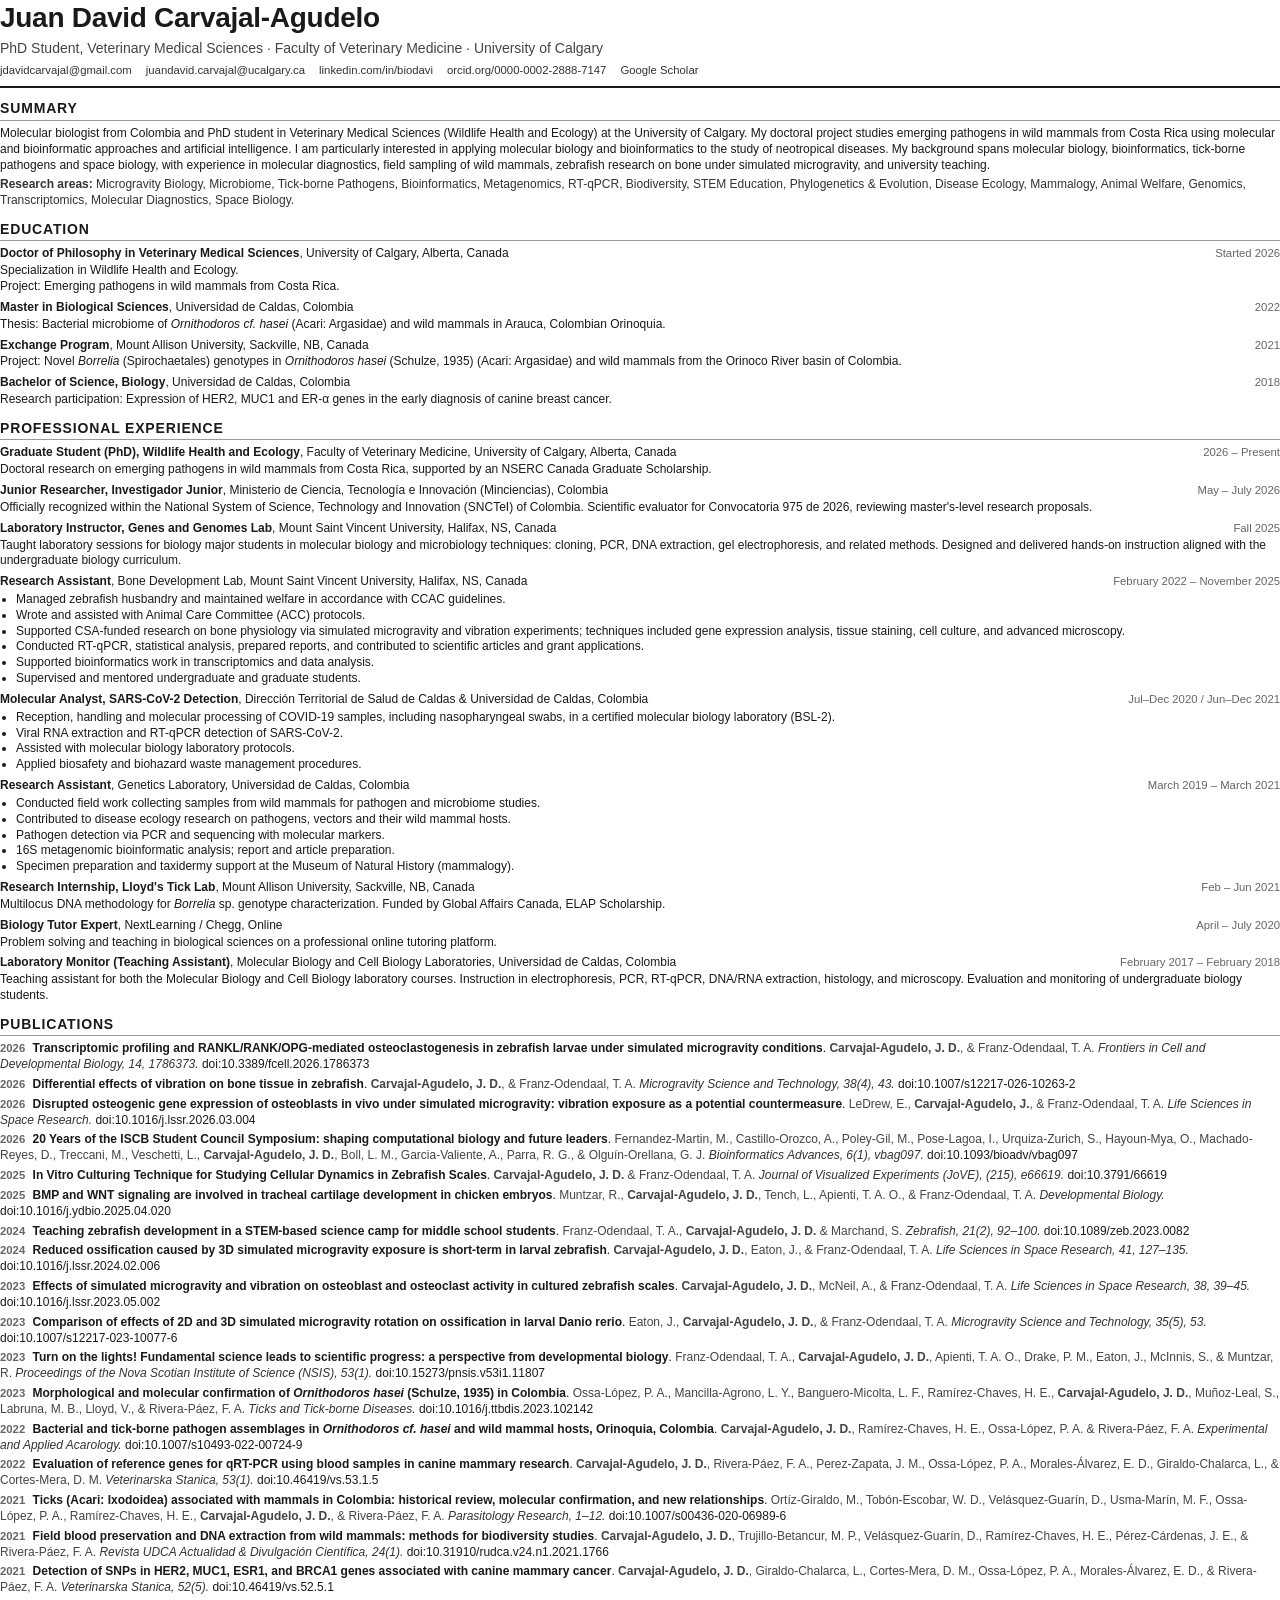
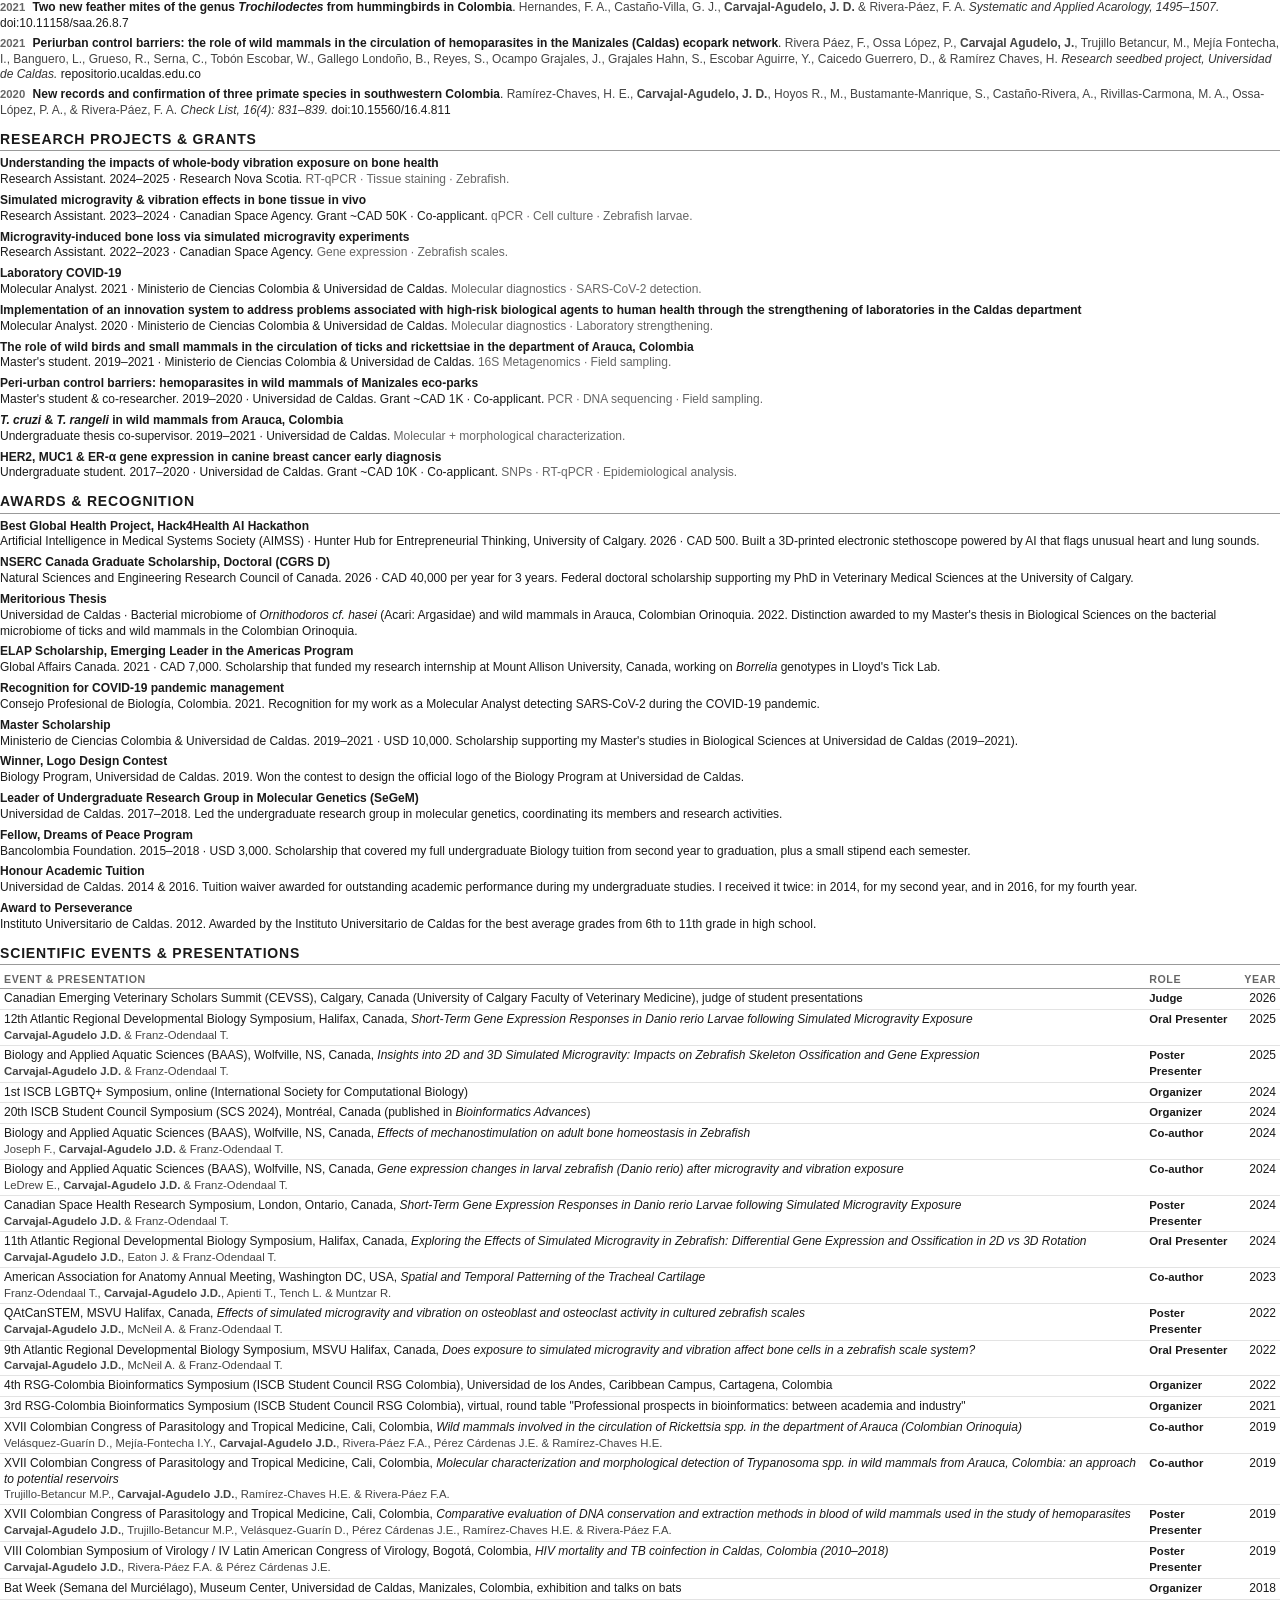
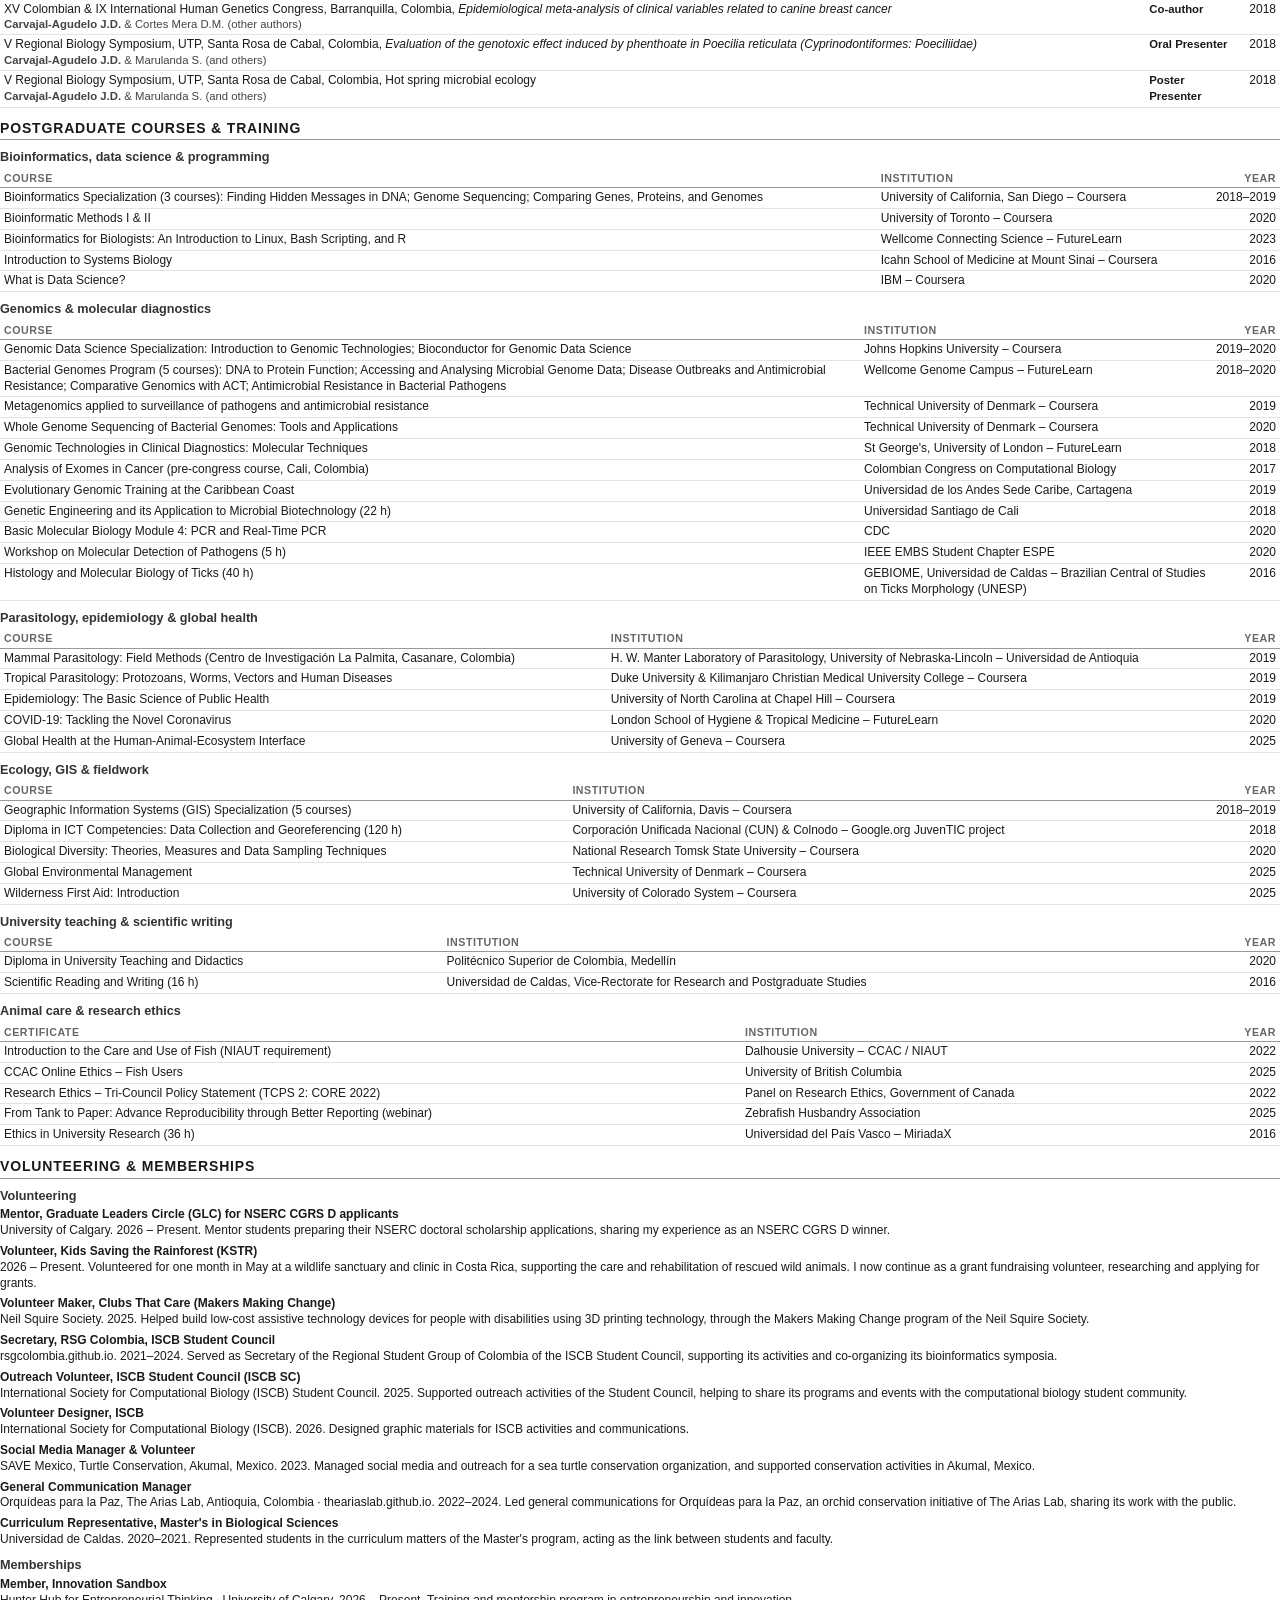
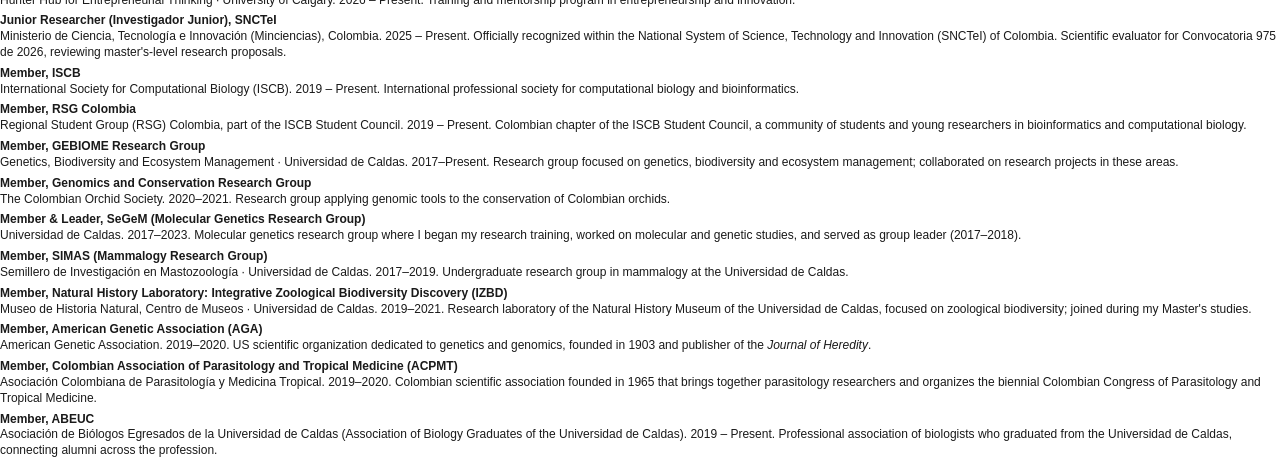
<file: cv.html>
<!doctype html>
<html lang="en"><head><meta charset="utf-8"><title>Juan David Carvajal-Agudelo, CV</title>
<style>
@page { size: Letter; margin: 12mm 14mm; }
* { box-sizing: border-box; }
body { font-family: 'Helvetica Neue', Arial, sans-serif; font-size: 9pt; line-height: 1.32; color: #1a1a1a; margin: 0; }
a { color: inherit; text-decoration: none; }
header { border-bottom: 2px solid #1a1a1a; padding-bottom: 8px; margin-bottom: 10px; }
h1 { font-size: 21pt; margin: 0; letter-spacing: -.01em; }
.sub { font-size: 10.5pt; color: #444; margin: 2px 0 6px; }
.contact { font-size: 8.5pt; color: #333; display: flex; flex-wrap: wrap; gap: 4px 14px; }
h2 { font-size: 10.5pt; text-transform: uppercase; letter-spacing: .06em; margin: 11px 0 5px; padding-bottom: 2px; border-bottom: 1px solid #999; break-after: avoid; }
h3 { font-size: 9.5pt; margin: 9px 0 3px; color: #333; break-after: avoid; }
p { margin: 0 0 4px; }
.skills { margin-top: 4px; font-size: 9pt; color: #333; }
.exp-item, .pub-item, .vol-item, .award-row, .proj-card { break-inside: avoid; margin: 0 0 5px; }
.exp-role, .vol-title, .award-name, .proj-title, .pub-title { font-weight: 700; }
.exp-org, .vol-org, .award-inst, .pub-journal { color: #333; }
.exp-date, .vol-date, .award-year, .proj-tag, .proj-meta, .pub-year { color: #666; font-size: 8.5pt; }
.pub-year { display: inline; margin-right: 4px; font-weight: 700; }
.pub-title, .pub-authors, .pub-journal, .pub-link { display: inline; }
.pub-item { margin: 0 0 4px; }
.pub-title { font-weight: 700; }
.pub-authors, .pub-journal { margin-left: 0; }
.pub-journal { font-style: italic; }
.pub-link { margin-left: 0; }
.pub-title::after, .pub-journal::after { content: '.'; }
.pub-title::after { font-weight: 400; }
.pub-authors, .ev-authors { color: #444; }
.ev-authors { display: block; font-size: 8.5pt; }
.exp-desc, .vol-desc, .award-desc { margin-top: 1px; }
.exp-head { display: flex; justify-content: space-between; align-items: baseline; gap: 12px; }
.exp-head .exp-date { flex-shrink: 0; white-space: nowrap; }
ul { margin: 2px 0 0; padding-left: 16px; }
li { margin: 0; }
.proj-grid { display: block; }
.proj { margin: 0 0 5px; break-inside: avoid; }
.proj strong { display: block; }
.proj-skills { color: #666; }
.proj-body { padding: 0; }
.proj-foot { display: block; margin: 1px 0 0; }
.proj-role { font-weight: 600; }
.proj-grant { color: #1a1a1a; font-weight: 600; }
table { width: 100%; border-collapse: collapse; }
th { text-align: left; font-size: 8pt; text-transform: uppercase; letter-spacing: .05em; color: #666; border-bottom: 1px solid #999; padding: 2px 4px; }
td { padding: 2px 4px; border-bottom: 1px solid #e3e3e3; vertical-align: top; }
tr { break-inside: avoid; }
td:last-child { white-space: nowrap; text-align: right; }
th:last-child { text-align: right; }
.role-badge { font-weight: 600; font-size: 8.5pt; }
</style></head><body>
<header>
  <h1>Juan David Carvajal-Agudelo</h1>
  <div class="sub">PhD Student, Veterinary Medical Sciences · Faculty of Veterinary Medicine · University of Calgary</div>
  <div class="contact">
    <a href="mailto:jdavidcarvajal@gmail.com">jdavidcarvajal@gmail.com</a>
    <a href="mailto:juandavid.carvajal@ucalgary.ca">juandavid.carvajal@ucalgary.ca</a>
    <a href="https://linkedin.com/in/biodavi">linkedin.com/in/biodavi</a>
    <a href="https://orcid.org/0000-0002-2888-7147">orcid.org/0000-0002-2888-7147</a>
    <a href="https://scholar.google.com/citations?user=_loX9b4AAAAJ">Google Scholar</a>
  </div>
</header>
<section><h2>Summary</h2><p>Molecular biologist from Colombia and PhD student in Veterinary Medical Sciences (Wildlife Health and Ecology) at the University of Calgary. My doctoral project studies emerging pathogens in wild mammals from Costa Rica using molecular and bioinformatic approaches and artificial intelligence. I am particularly interested in applying molecular biology and bioinformatics to the study of neotropical diseases. My background spans molecular biology, bioinformatics, tick-borne pathogens and space biology, with experience in molecular diagnostics, field sampling of wild mammals, zebrafish research on bone under simulated microgravity, and university teaching.</p><p class="skills"><strong>Research areas:</strong> Microgravity Biology, Microbiome, Tick-borne Pathogens, Bioinformatics, Metagenomics, RT-qPCR, Biodiversity, STEM Education, Phylogenetics & Evolution, Disease Ecology, Mammalogy, Animal Welfare, Genomics, Transcriptomics, Molecular Diagnostics, Space Biology.</p></section>
<section><h2>Education</h2>

<div class="exp-item">

<div><div class="exp-head"><span><span class="exp-role">Doctor of Philosophy in Veterinary Medical Sciences</span>, University of Calgary, Alberta, Canada</span><span class="exp-date">Started 2026</span></div>



<div class="exp-desc">Specialization in Wildlife Health and Ecology.<br/>Project: Emerging pathogens in wild mammals from Costa Rica.</div>
</div>
</div>
<div class="exp-item">

<div><div class="exp-head"><span><span class="exp-role">Master in Biological Sciences</span>, Universidad de Caldas, Colombia</span><span class="exp-date">2022</span></div>



<div class="exp-desc">Thesis: Bacterial microbiome of <em>Ornithodoros cf. hasei</em> (Acari: Argasidae) and wild mammals in Arauca, Colombian Orinoquia.</div>
</div>
</div>
<div class="exp-item">

<div><div class="exp-head"><span><span class="exp-role">Exchange Program</span>, Mount Allison University, Sackville, NB, Canada</span><span class="exp-date">2021</span></div>



<div class="exp-desc">Project: Novel <em>Borrelia</em> (Spirochaetales) genotypes in <em>Ornithodoros hasei</em> (Schulze, 1935) (Acari: Argasidae) and wild mammals from the Orinoco River basin of Colombia.</div>
</div>
</div>
<div class="exp-item">

<div><div class="exp-head"><span><span class="exp-role">Bachelor of Science, Biology</span>, Universidad de Caldas, Colombia</span><span class="exp-date">2018</span></div>



<div class="exp-desc">Research participation: Expression of HER2, MUC1 and ER-α genes in the early diagnosis of canine breast cancer.</div>
</div>
</div>
</section><section><h2>Professional experience</h2>

<div class="exp-item">

<div><div class="exp-head"><span><span class="exp-role">Graduate Student (PhD), Wildlife Health and Ecology</span>, Faculty of Veterinary Medicine, University of Calgary, Alberta, Canada</span><span class="exp-date">2026 – Present</span></div>



<div class="exp-desc">Doctoral research on emerging pathogens in wild mammals from Costa Rica, supported by an NSERC Canada Graduate Scholarship.</div>
</div>
</div>
<div class="exp-item">

<div><div class="exp-head"><span><span class="exp-role">Junior Researcher, Investigador Junior</span>, Ministerio de Ciencia, Tecnología e Innovación (Minciencias), Colombia</span><span class="exp-date">May – July 2026</span></div>



<div class="exp-desc">Officially recognized within the National System of Science, Technology and Innovation (SNCTeI) of Colombia. Scientific evaluator for Convocatoria 975 de 2026, reviewing master's-level research proposals.</div>
</div>
</div>
<div class="exp-item">

<div><div class="exp-head"><span><span class="exp-role">Laboratory Instructor, Genes and Genomes Lab</span>, Mount Saint Vincent University, Halifax, NS, Canada</span><span class="exp-date">Fall 2025</span></div>



<div class="exp-desc">Taught laboratory sessions for biology major students in molecular biology and microbiology techniques: cloning, PCR, DNA extraction, gel electrophoresis, and related methods. Designed and delivered hands-on instruction aligned with the undergraduate biology curriculum.</div>
</div>
</div>
<div class="exp-item">

<div><div class="exp-head"><span><span class="exp-role">Research Assistant</span>, Bone Development Lab, Mount Saint Vincent University, Halifax, NS, Canada</span><span class="exp-date">February 2022 – November 2025</span></div>



<div class="exp-desc">
<ul>
<li>Managed zebrafish husbandry and maintained welfare in accordance with CCAC guidelines.</li>
<li>Wrote and assisted with Animal Care Committee (ACC) protocols.</li>
<li>Supported CSA-funded research on bone physiology via simulated microgravity and vibration experiments; techniques included gene expression analysis, tissue staining, cell culture, and advanced microscopy.</li>
<li>Conducted RT-qPCR, statistical analysis, prepared reports, and contributed to scientific articles and grant applications.</li>
<li>Supported bioinformatics work in transcriptomics and data analysis.</li>
<li>Supervised and mentored undergraduate and graduate students.</li>
</ul>
</div>
</div>
</div>
<div class="exp-item">

<div><div class="exp-head"><span><span class="exp-role">Molecular Analyst, SARS-CoV-2 Detection</span>, Dirección Territorial de Salud de Caldas &amp; Universidad de Caldas, Colombia</span><span class="exp-date">Jul–Dec 2020 / Jun–Dec 2021</span></div>



<div class="exp-desc">
<ul>
<li>Reception, handling and molecular processing of COVID-19 samples, including nasopharyngeal swabs, in a certified molecular biology laboratory (BSL-2).</li>
<li>Viral RNA extraction and RT-qPCR detection of SARS-CoV-2.</li>
<li>Assisted with molecular biology laboratory protocols.</li>
<li>Applied biosafety and biohazard waste management procedures.</li>
</ul>
</div>
</div>
</div>
<div class="exp-item">

<div><div class="exp-head"><span><span class="exp-role">Research Assistant</span>, Genetics Laboratory, Universidad de Caldas, Colombia</span><span class="exp-date">March 2019 – March 2021</span></div>



<div class="exp-desc">
<ul>
<li>Conducted field work collecting samples from wild mammals for pathogen and microbiome studies.</li>
<li>Contributed to disease ecology research on pathogens, vectors and their wild mammal hosts.</li>
<li>Pathogen detection via PCR and sequencing with molecular markers.</li>
<li>16S metagenomic bioinformatic analysis; report and article preparation.</li>
<li>Specimen preparation and taxidermy support at the Museum of Natural History (mammalogy).</li>
</ul>
</div>
</div>
</div>
<div class="exp-item">

<div><div class="exp-head"><span><span class="exp-role">Research Internship, Lloyd's Tick Lab</span>, Mount Allison University, Sackville, NB, Canada</span><span class="exp-date">Feb – Jun 2021</span></div>



<div class="exp-desc">Multilocus DNA methodology for <em>Borrelia</em> sp. genotype characterization. Funded by Global Affairs Canada, ELAP Scholarship.</div>
</div>
</div>
<div class="exp-item">

<div><div class="exp-head"><span><span class="exp-role">Biology Tutor Expert</span>, NextLearning / Chegg, Online</span><span class="exp-date">April – July 2020</span></div>



<div class="exp-desc">Problem solving and teaching in biological sciences on a professional online tutoring platform.</div>
</div>
</div>
<div class="exp-item">

<div><div class="exp-head"><span><span class="exp-role">Laboratory Monitor (Teaching Assistant)</span>, Molecular Biology and Cell Biology Laboratories, Universidad de Caldas, Colombia</span><span class="exp-date">February 2017 – February 2018</span></div>



<div class="exp-desc">Teaching assistant for both the Molecular Biology and Cell Biology laboratory courses. Instruction in electrophoresis, PCR, RT-qPCR, DNA/RNA extraction, histology, and microscopy. Evaluation and monitoring of undergraduate biology students.</div>
</div>
</div>
</section><section><h2>Publications</h2>

<div class="pub-item">
<span class="pub-year y2026">2026</span>
<div class="pub-title">Transcriptomic profiling and RANKL/RANK/OPG-mediated osteoclastogenesis in zebrafish larvae under simulated microgravity conditions</div>
<div class="pub-authors"><strong>Carvajal-Agudelo, J. D.</strong>, &amp; Franz-Odendaal, T. A.</div>
<div class="pub-journal">Frontiers in Cell and Developmental Biology, 14, 1786373</div>
<a class="pub-link" href="https://doi.org/10.3389/fcell.2026.1786373">doi:10.3389/fcell.2026.1786373</a>
</div>
<div class="pub-item">
<span class="pub-year y2026">2026</span>
<div class="pub-title">Differential effects of vibration on bone tissue in zebrafish</div>
<div class="pub-authors"><strong>Carvajal-Agudelo, J. D.</strong>, &amp; Franz-Odendaal, T. A.</div>
<div class="pub-journal">Microgravity Science and Technology, 38(4), 43</div>
<a class="pub-link" href="https://doi.org/10.1007/s12217-026-10263-2">doi:10.1007/s12217-026-10263-2</a>
</div>
<div class="pub-item">
<span class="pub-year y2026">2026</span>
<div class="pub-title">Disrupted osteogenic gene expression of osteoblasts in vivo under simulated microgravity: vibration exposure as a potential countermeasure</div>
<div class="pub-authors">LeDrew, E., <strong>Carvajal-Agudelo, J.</strong>, &amp; Franz-Odendaal, T. A.</div>
<div class="pub-journal">Life Sciences in Space Research</div>
<a class="pub-link" href="https://doi.org/10.1016/j.lssr.2026.03.004">doi:10.1016/j.lssr.2026.03.004</a>
</div>
<div class="pub-item">
<span class="pub-year y2026">2026</span>
<div class="pub-title">20 Years of the ISCB Student Council Symposium: shaping computational biology and future leaders</div>
<div class="pub-authors">Fernandez-Martin, M., Castillo-Orozco, A., Poley-Gil, M., Pose-Lagoa, I., Urquiza-Zurich, S., Hayoun-Mya, O., Machado-Reyes, D., Treccani, M., Veschetti, L., <strong>Carvajal-Agudelo, J. D.</strong>, Boll, L. M., Garcia-Valiente, A., Parra, R. G., &amp; Olguín-Orellana, G. J.</div>
<div class="pub-journal">Bioinformatics Advances, 6(1), vbag097</div>
<a class="pub-link" href="https://doi.org/10.1093/bioadv/vbag097">doi:10.1093/bioadv/vbag097</a>
</div>
<div class="pub-item">
<span class="pub-year">2025</span>
<div class="pub-title">In Vitro Culturing Technique for Studying Cellular Dynamics in Zebrafish Scales</div>
<div class="pub-authors"><strong>Carvajal-Agudelo, J. D.</strong> &amp; Franz-Odendaal, T. A.</div>
<div class="pub-journal">Journal of Visualized Experiments (JoVE), (215), e66619</div>
<a class="pub-link" href="https://doi.org/10.3791/66619">doi:10.3791/66619</a>
</div>
<div class="pub-item">
<span class="pub-year">2025</span>
<div class="pub-title">BMP and WNT signaling are involved in tracheal cartilage development in chicken embryos</div>
<div class="pub-authors">Muntzar, R., <strong>Carvajal-Agudelo, J. D.</strong>, Tench, L., Apienti, T. A. O., &amp; Franz-Odendaal, T. A.</div>
<div class="pub-journal">Developmental Biology</div>
<a class="pub-link" href="https://doi.org/10.1016/j.ydbio.2025.04.020">doi:10.1016/j.ydbio.2025.04.020</a>
</div>
<div class="pub-item">
<span class="pub-year">2024</span>
<div class="pub-title">Teaching zebrafish development in a STEM-based science camp for middle school students</div>
<div class="pub-authors">Franz-Odendaal, T. A., <strong>Carvajal-Agudelo, J. D.</strong> &amp; Marchand, S.</div>
<div class="pub-journal">Zebrafish, 21(2), 92–100</div>
<a class="pub-link" href="https://doi.org/10.1089/zeb.2023.0082">doi:10.1089/zeb.2023.0082</a>
</div>
<div class="pub-item">
<span class="pub-year">2024</span>
<div class="pub-title">Reduced ossification caused by 3D simulated microgravity exposure is short-term in larval zebrafish</div>
<div class="pub-authors"><strong>Carvajal-Agudelo, J. D.</strong>, Eaton, J., &amp; Franz-Odendaal, T. A.</div>
<div class="pub-journal">Life Sciences in Space Research, 41, 127–135</div>
<a class="pub-link" href="https://doi.org/10.1016/j.lssr.2024.02.006">doi:10.1016/j.lssr.2024.02.006</a>
</div>
<div class="pub-item">
<span class="pub-year">2023</span>
<div class="pub-title">Effects of simulated microgravity and vibration on osteoblast and osteoclast activity in cultured zebrafish scales</div>
<div class="pub-authors"><strong>Carvajal-Agudelo, J. D.</strong>, McNeil, A., &amp; Franz-Odendaal, T. A.</div>
<div class="pub-journal">Life Sciences in Space Research, 38, 39–45</div>
<a class="pub-link" href="https://doi.org/10.1016/j.lssr.2023.05.002">doi:10.1016/j.lssr.2023.05.002</a>
</div>
<div class="pub-item">
<span class="pub-year">2023</span>
<div class="pub-title">Comparison of effects of 2D and 3D simulated microgravity rotation on ossification in larval Danio rerio</div>
<div class="pub-authors">Eaton, J., <strong>Carvajal-Agudelo, J. D.</strong>, &amp; Franz-Odendaal, T. A.</div>
<div class="pub-journal">Microgravity Science and Technology, 35(5), 53</div>
<a class="pub-link" href="https://doi.org/10.1007/s12217-023-10077-6">doi:10.1007/s12217-023-10077-6</a>
</div>
<div class="pub-item">
<span class="pub-year">2023</span>
<div class="pub-title">Turn on the lights! Fundamental science leads to scientific progress: a perspective from developmental biology</div>
<div class="pub-authors">Franz-Odendaal, T. A., <strong>Carvajal-Agudelo, J. D.</strong>, Apienti, T. A. O., Drake, P. M., Eaton, J., McInnis, S., &amp; Muntzar, R.</div>
<div class="pub-journal">Proceedings of the Nova Scotian Institute of Science (NSIS), 53(1)</div>
<a class="pub-link" href="https://doi.org/10.15273/pnsis.v53i1.11807">doi:10.15273/pnsis.v53i1.11807</a>
</div>
<div class="pub-item">
<span class="pub-year">2023</span>
<div class="pub-title">Morphological and molecular confirmation of <em>Ornithodoros hasei</em> (Schulze, 1935) in Colombia</div>
<div class="pub-authors">Ossa-López, P. A., Mancilla-Agrono, L. Y., Banguero-Micolta, L. F., Ramírez-Chaves, H. E., <strong>Carvajal-Agudelo, J. D.</strong>, Muñoz-Leal, S., Labruna, M. B., Lloyd, V., &amp; Rivera-Páez, F. A.</div>
<div class="pub-journal">Ticks and Tick-borne Diseases</div>
<a class="pub-link" href="https://doi.org/10.1016/j.ttbdis.2023.102142">doi:10.1016/j.ttbdis.2023.102142</a>
</div>
<div class="pub-item">
<span class="pub-year">2022</span>
<div class="pub-title">Bacterial and tick-borne pathogen assemblages in <em>Ornithodoros cf. hasei</em> and wild mammal hosts, Orinoquia, Colombia</div>
<div class="pub-authors"><strong>Carvajal‐Agudelo, J. D.</strong>, Ramírez‐Chaves, H. E., Ossa‐López, P. A. &amp; Rivera‐Páez, F. A.</div>
<div class="pub-journal">Experimental and Applied Acarology</div>
<a class="pub-link" href="https://doi.org/10.1007/s10493-022-00724-9">doi:10.1007/s10493-022-00724-9</a>
</div>
<div class="pub-item">
<span class="pub-year">2022</span>
<div class="pub-title">Evaluation of reference genes for qRT-PCR using blood samples in canine mammary research</div>
<div class="pub-authors"><strong>Carvajal-Agudelo, J. D.</strong>, Rivera-Páez, F. A., Perez-Zapata, J. M., Ossa-López, P. A., Morales-Álvarez, E. D., Giraldo-Chalarca, L., &amp; Cortes-Mera, D. M.</div>
<div class="pub-journal">Veterinarska Stanica, 53(1)</div>
<a class="pub-link" href="https://doi.org/10.46419/vs.53.1.5">doi:10.46419/vs.53.1.5</a>
</div>
<div class="pub-item">
<span class="pub-year">2021</span>
<div class="pub-title">Ticks (Acari: Ixodoidea) associated with mammals in Colombia: historical review, molecular confirmation, and new relationships</div>
<div class="pub-authors">Ortíz-Giraldo, M., Tobón-Escobar, W. D., Velásquez-Guarín, D., Usma-Marín, M. F., Ossa-López, P. A., Ramírez-Chaves, H. E., <strong>Carvajal-Agudelo, J. D.</strong>, &amp; Rivera-Páez, F. A.</div>
<div class="pub-journal">Parasitology Research, 1–12</div>
<a class="pub-link" href="https://doi.org/10.1007/s00436-020-06989-6">doi:10.1007/s00436-020-06989-6</a>
</div>
<div class="pub-item">
<span class="pub-year">2021</span>
<div class="pub-title">Field blood preservation and DNA extraction from wild mammals: methods for biodiversity studies</div>
<div class="pub-authors"><strong>Carvajal-Agudelo, J. D.</strong>, Trujillo-Betancur, M. P., Velásquez-Guarín, D., Ramírez-Chaves, H. E., Pérez-Cárdenas, J. E., &amp; Rivera-Páez, F. A.</div>
<div class="pub-journal">Revista UDCA Actualidad &amp; Divulgación Científica, 24(1)</div>
<a class="pub-link" href="https://doi.org/10.31910/rudca.v24.n1.2021.1766">doi:10.31910/rudca.v24.n1.2021.1766</a>
</div>
<div class="pub-item">
<span class="pub-year">2021</span>
<div class="pub-title">Detection of SNPs in HER2, MUC1, ESR1, and BRCA1 genes associated with canine mammary cancer</div>
<div class="pub-authors"><strong>Carvajal-Agudelo, J. D.</strong>, Giraldo-Chalarca, L., Cortes-Mera, D. M., Ossa-López, P. A., Morales-Álvarez, E. D., &amp; Rivera-Páez, F. A.</div>
<div class="pub-journal">Veterinarska Stanica, 52(5)</div>
<a class="pub-link" href="https://doi.org/10.46419/vs.52.5.1">doi:10.46419/vs.52.5.1</a>
</div>
<div class="pub-item">
<span class="pub-year">2021</span>
<div class="pub-title">Two new feather mites of the genus <em>Trochilodectes</em> from hummingbirds in Colombia</div>
<div class="pub-authors">Hernandes, F. A., Castaño-Villa, G. J., <strong>Carvajal-Agudelo, J. D.</strong> &amp; Rivera-Páez, F. A.</div>
<div class="pub-journal">Systematic and Applied Acarology, 1495–1507</div>
<a class="pub-link" href="https://doi.org/10.11158/saa.26.8.7">doi:10.11158/saa.26.8.7</a>
</div>
<div class="pub-item">
<span class="pub-year">2021</span>
<div class="pub-title">Periurban control barriers: the role of wild mammals in the circulation of hemoparasites in the Manizales (Caldas) ecopark network</div>
<div class="pub-authors">Rivera Páez, F., Ossa López, P., <strong>Carvajal Agudelo, J.</strong>, Trujillo Betancur, M., Mejía Fontecha, I., Banguero, L., Grueso, R., Serna, C., Tobón Escobar, W., Gallego Londoño, B., Reyes, S., Ocampo Grajales, J., Grajales Hahn, S., Escobar Aguirre, Y., Caicedo Guerrero, D., &amp; Ramírez Chaves, H.</div>
<div class="pub-journal">Research seedbed project, Universidad de Caldas</div>
<a class="pub-link" href="https://repositorio.ucaldas.edu.co/handle/ucaldas/17103">repositorio.ucaldas.edu.co</a>
</div>
<div class="pub-item">
<span class="pub-year">2020</span>
<div class="pub-title">New records and confirmation of three primate species in southwestern Colombia</div>
<div class="pub-authors">Ramírez-Chaves, H. E., <strong>Carvajal-Agudelo, J. D.</strong>, Hoyos R., M., Bustamante-Manrique, S., Castaño-Rivera, A., Rivillas-Carmona, M. A., Ossa-López, P. A., &amp; Rivera-Páez, F. A.</div>
<div class="pub-journal">Check List, 16(4): 831–839</div>
<a class="pub-link" href="https://doi.org/10.15560/16.4.811">doi:10.15560/16.4.811</a>
</div>
</section><section><h2>Research projects & grants</h2>

<div class="proj-grid">
<p class="proj"><strong>Understanding the impacts of whole-body vibration exposure on bone health</strong> Research Assistant. 2024–2025 · Research Nova Scotia. <span class="proj-skills">RT-qPCR · Tissue staining · Zebrafish.</span></p>
<p class="proj"><strong>Simulated microgravity &amp; vibration effects in bone tissue in vivo</strong> Research Assistant. 2023–2024 · Canadian Space Agency. Grant ~CAD 50K · Co-applicant. <span class="proj-skills">qPCR · Cell culture · Zebrafish larvae.</span></p>
<p class="proj"><strong>Microgravity-induced bone loss via simulated microgravity experiments</strong> Research Assistant. 2022–2023 · Canadian Space Agency. <span class="proj-skills">Gene expression · Zebrafish scales.</span></p>
<p class="proj"><strong>Laboratory COVID-19</strong> Molecular Analyst. 2021 · Ministerio de Ciencias Colombia &amp; Universidad de Caldas. <span class="proj-skills">Molecular diagnostics · SARS-CoV-2 detection.</span></p>
<p class="proj"><strong>Implementation of an innovation system to address problems associated with high-risk biological agents to human health through the strengthening of laboratories in the Caldas department</strong> Molecular Analyst. 2020 · Ministerio de Ciencias Colombia &amp; Universidad de Caldas. <span class="proj-skills">Molecular diagnostics · Laboratory strengthening.</span></p>
<p class="proj"><strong>The role of wild birds and small mammals in the circulation of ticks and rickettsiae in the department of Arauca, Colombia</strong> Master's student. 2019–2021 · Ministerio de Ciencias Colombia &amp; Universidad de Caldas. <span class="proj-skills">16S Metagenomics · Field sampling.</span></p>
<p class="proj"><strong>Peri-urban control barriers: hemoparasites in wild mammals of Manizales eco-parks</strong> Master's student &amp; co-researcher. 2019–2020 · Universidad de Caldas. Grant ~CAD 1K · Co-applicant. <span class="proj-skills">PCR · DNA sequencing · Field sampling.</span></p>
<p class="proj"><strong><em>T. cruzi</em> &amp; <em>T. rangeli</em> in wild mammals from Arauca, Colombia</strong> Undergraduate thesis co-supervisor. 2019–2021 · Universidad de Caldas. <span class="proj-skills">Molecular + morphological characterization.</span></p>
<p class="proj"><strong>HER2, MUC1 &amp; ER-α gene expression in canine breast cancer early diagnosis</strong> Undergraduate student. 2017–2020 · Universidad de Caldas. Grant ~CAD 10K · Co-applicant. <span class="proj-skills">SNPs · RT-qPCR · Epidemiological analysis.</span></p>
</div>
</section><section><h2>Awards & recognition</h2>

<p class="proj"><strong>Best Global Health Project, Hack4Health AI Hackathon</strong>Artificial Intelligence in Medical Systems Society (AIMSS) · Hunter Hub for Entrepreneurial Thinking, University of Calgary. 2026 · CAD 500. Built a 3D-printed electronic stethoscope powered by AI that flags unusual heart and lung sounds.</p>
<p class="proj"><strong>NSERC Canada Graduate Scholarship, Doctoral (CGRS D)</strong>Natural Sciences and Engineering Research Council of Canada. 2026 · CAD 40,000 per year for 3 years. Federal doctoral scholarship supporting my PhD in Veterinary Medical Sciences at the University of Calgary.</p>
<p class="proj"><strong>Meritorious Thesis</strong>Universidad de Caldas · Bacterial microbiome of <em>Ornithodoros cf. hasei</em> (Acari: Argasidae) and wild mammals in Arauca, Colombian Orinoquia. 2022. Distinction awarded to my Master's thesis in Biological Sciences on the bacterial microbiome of ticks and wild mammals in the Colombian Orinoquia.</p>
<p class="proj"><strong>ELAP Scholarship, Emerging Leader in the Americas Program</strong>Global Affairs Canada. 2021 · CAD 7,000. Scholarship that funded my research internship at Mount Allison University, Canada, working on <em>Borrelia</em> genotypes in Lloyd's Tick Lab.</p>
<p class="proj"><strong>Recognition for COVID-19 pandemic management</strong>Consejo Profesional de Biología, Colombia. 2021. Recognition for my work as a Molecular Analyst detecting SARS-CoV-2 during the COVID-19 pandemic.</p>
<p class="proj"><strong>Master Scholarship</strong>Ministerio de Ciencias Colombia &amp; Universidad de Caldas. 2019–2021 · USD 10,000. Scholarship supporting my Master's studies in Biological Sciences at Universidad de Caldas (2019–2021).</p>
<p class="proj"><strong>Winner, Logo Design Contest</strong>Biology Program, Universidad de Caldas. 2019. Won the contest to design the official logo of the Biology Program at Universidad de Caldas.</p>
<p class="proj"><strong>Leader of Undergraduate Research Group in Molecular Genetics (SeGeM)</strong>Universidad de Caldas. 2017–2018. Led the undergraduate research group in molecular genetics, coordinating its members and research activities.</p>
<p class="proj"><strong>Fellow, Dreams of Peace Program</strong>Bancolombia Foundation. 2015–2018 · USD 3,000. Scholarship that covered my full undergraduate Biology tuition from second year to graduation, plus a small stipend each semester.</p>
<p class="proj"><strong>Honour Academic Tuition</strong>Universidad de Caldas. 2014 &amp; 2016. Tuition waiver awarded for outstanding academic performance during my undergraduate studies. I received it twice: in 2014, for my second year, and in 2016, for my fourth year.</p>
<p class="proj"><strong>Award to Perseverance</strong>Instituto Universitario de Caldas. 2012. Awarded by the Instituto Universitario de Caldas for the best average grades from 6th to 11th grade in high school.</p>
</section><section><h2>Scientific events & presentations</h2>

<table class="tbl">
<thead><tr><th>Event &amp; Presentation</th><th>Role</th><th>Year</th></tr></thead>
<tbody>
<tr><td>Canadian Emerging Veterinary Scholars Summit (CEVSS), Calgary, Canada (<a href="https://vet.ucalgary.ca/conference/cevss">University of Calgary Faculty of Veterinary Medicine</a>), judge of student presentations</td><td><span class="role-badge">Judge</span></td><td>2026</td></tr>
<tr><td>12th Atlantic Regional Developmental Biology Symposium, Halifax, Canada, <em>Short-Term Gene Expression Responses in Danio rerio Larvae following Simulated Microgravity Exposure</em><span class="ev-authors"><strong>Carvajal-Agudelo J.D.</strong> &amp; Franz-Odendaal T.</span></td><td><span class="role-badge">Oral Presenter</span></td><td>2025</td></tr>
<tr><td>Biology and Applied Aquatic Sciences (BAAS), Wolfville, NS, Canada, <em>Insights into 2D and 3D Simulated Microgravity: Impacts on Zebrafish Skeleton Ossification and Gene Expression</em><span class="ev-authors"><strong>Carvajal-Agudelo J.D.</strong> &amp; Franz-Odendaal T.</span></td><td><span class="role-badge">Poster Presenter</span></td><td>2025</td></tr>
<tr><td>1st ISCB LGBTQ+ Symposium, online (<a href="https://iscb.junolive.co/Nucleus/live/breakouts/lgbtq_symposium">International Society for Computational Biology</a>)</td><td><span class="role-badge">Organizer</span></td><td>2024</td></tr>
<tr><td>20th ISCB Student Council Symposium (SCS 2024), Montréal, Canada (<a href="https://academic.oup.com/bioinformaticsadvances/article/6/1/vbag097/8677717">published in <em>Bioinformatics Advances</em></a>)</td><td><span class="role-badge">Organizer</span></td><td>2024</td></tr>
<tr><td>Biology and Applied Aquatic Sciences (BAAS), Wolfville, NS, Canada, <em>Effects of mechanostimulation on adult bone homeostasis in Zebrafish</em><span class="ev-authors">Joseph F., <strong>Carvajal-Agudelo J.D.</strong> &amp; Franz-Odendaal T.</span></td><td><span class="role-badge">Co-author</span></td><td>2024</td></tr>
<tr><td>Biology and Applied Aquatic Sciences (BAAS), Wolfville, NS, Canada, <em>Gene expression changes in larval zebrafish (Danio rerio) after microgravity and vibration exposure</em><span class="ev-authors">LeDrew E., <strong>Carvajal-Agudelo J.D.</strong> &amp; Franz-Odendaal T.</span></td><td><span class="role-badge">Co-author</span></td><td>2024</td></tr>
<tr><td>Canadian Space Health Research Symposium, London, Ontario, Canada, <em>Short-Term Gene Expression Responses in Danio rerio Larvae following Simulated Microgravity Exposure</em><span class="ev-authors"><strong>Carvajal-Agudelo J.D.</strong> &amp; Franz-Odendaal T.</span></td><td><span class="role-badge">Poster Presenter</span></td><td>2024</td></tr>
<tr><td>11th Atlantic Regional Developmental Biology Symposium, Halifax, Canada, <em>Exploring the Effects of Simulated Microgravity in Zebrafish: Differential Gene Expression and Ossification in 2D vs 3D Rotation</em><span class="ev-authors"><strong>Carvajal-Agudelo J.D.</strong>, Eaton J. &amp; Franz-Odendaal T.</span></td><td><span class="role-badge">Oral Presenter</span></td><td>2024</td></tr>
<tr><td>American Association for Anatomy Annual Meeting, Washington DC, USA, <em>Spatial and Temporal Patterning of the Tracheal Cartilage</em><span class="ev-authors">Franz-Odendaal T., <strong>Carvajal-Agudelo J.D.</strong>, Apienti T., Tench L. &amp; Muntzar R.</span></td><td><span class="role-badge">Co-author</span></td><td>2023</td></tr>
<tr><td>QAtCanSTEM, MSVU Halifax, Canada, <em>Effects of simulated microgravity and vibration on osteoblast and osteoclast activity in cultured zebrafish scales</em><span class="ev-authors"><strong>Carvajal-Agudelo J.D.</strong>, McNeil A. &amp; Franz-Odendaal T.</span></td><td><span class="role-badge">Poster Presenter</span></td><td>2022</td></tr>
<tr><td>9th Atlantic Regional Developmental Biology Symposium, MSVU Halifax, Canada, <em>Does exposure to simulated microgravity and vibration affect bone cells in a zebrafish scale system?</em><span class="ev-authors"><strong>Carvajal-Agudelo J.D.</strong>, McNeil A. &amp; Franz-Odendaal T.</span></td><td><span class="role-badge">Oral Presenter</span></td><td>2022</td></tr>
<tr><td>4th RSG-Colombia Bioinformatics Symposium (<a href="https://rsgcolombia.github.io/eventos.html">ISCB Student Council RSG Colombia</a>), Universidad de los Andes, Caribbean Campus, Cartagena, Colombia</td><td><span class="role-badge">Organizer</span></td><td>2022</td></tr>
<tr><td>3rd RSG-Colombia Bioinformatics Symposium (<a href="https://rsgcolombia.github.io/eventos.html">ISCB Student Council RSG Colombia</a>), virtual, round table "Professional prospects in bioinformatics: between academia and industry"</td><td><span class="role-badge">Organizer</span></td><td>2021</td></tr>
<tr><td>XVII Colombian Congress of Parasitology and Tropical Medicine, Cali, Colombia, <em>Wild mammals involved in the circulation of <em>Rickettsia</em> spp. in the department of Arauca (Colombian Orinoquia)</em><span class="ev-authors">Velásquez-Guarín D., Mejía-Fontecha I.Y., <strong>Carvajal-Agudelo J.D.</strong>, Rivera-Páez F.A., Pérez Cárdenas J.E. &amp; Ramírez-Chaves H.E.</span></td><td><span class="role-badge">Co-author</span></td><td>2019</td></tr>
<tr><td>XVII Colombian Congress of Parasitology and Tropical Medicine, Cali, Colombia, <em>Molecular characterization and morphological detection of <em>Trypanosoma</em> spp. in wild mammals from Arauca, Colombia: an approach to potential reservoirs</em><span class="ev-authors">Trujillo-Betancur M.P., <strong>Carvajal-Agudelo J.D.</strong>, Ramírez-Chaves H.E. &amp; Rivera-Páez F.A.</span></td><td><span class="role-badge">Co-author</span></td><td>2019</td></tr>
<tr><td>XVII Colombian Congress of Parasitology and Tropical Medicine, Cali, Colombia, <em>Comparative evaluation of DNA conservation and extraction methods in blood of wild mammals used in the study of hemoparasites</em><span class="ev-authors"><strong>Carvajal-Agudelo J.D.</strong>, Trujillo-Betancur M.P., Velásquez-Guarín D., Pérez Cárdenas J.E., Ramírez-Chaves H.E. &amp; Rivera-Páez F.A.</span></td><td><span class="role-badge">Poster Presenter</span></td><td>2019</td></tr>
<tr><td>VIII Colombian Symposium of Virology / IV Latin American Congress of Virology, Bogotá, Colombia, <em>HIV mortality and TB coinfection in Caldas, Colombia (2010–2018)</em><span class="ev-authors"><strong>Carvajal-Agudelo J.D.</strong>, Rivera-Páez F.A. &amp; Pérez Cárdenas J.E.</span></td><td><span class="role-badge">Poster Presenter</span></td><td>2019</td></tr>
<tr><td>Bat Week (Semana del Murciélago), Museum Center, Universidad de Caldas, Manizales, Colombia, exhibition and talks on bats</td><td><span class="role-badge">Organizer</span></td><td>2018</td></tr>
<tr><td>XV Colombian &amp; IX International Human Genetics Congress, Barranquilla, Colombia, <em>Epidemiological meta-analysis of clinical variables related to canine breast cancer</em><span class="ev-authors"><strong>Carvajal-Agudelo J.D.</strong> &amp; Cortes Mera D.M. (other authors)</span></td><td><span class="role-badge">Co-author</span></td><td>2018</td></tr>
<tr><td>V Regional Biology Symposium, UTP, Santa Rosa de Cabal, Colombia, <em>Evaluation of the genotoxic effect induced by phenthoate in Poecilia reticulata (Cyprinodontiformes: Poeciliidae)</em><span class="ev-authors"><strong>Carvajal-Agudelo J.D.</strong> &amp; Marulanda S. (and others)</span></td><td><span class="role-badge">Oral Presenter</span></td><td>2018</td></tr>
<tr><td>V Regional Biology Symposium, UTP, Santa Rosa de Cabal, Colombia, Hot spring microbial ecology<span class="ev-authors"><strong>Carvajal-Agudelo J.D.</strong> &amp; Marulanda S. (and others)</span></td><td><span class="role-badge">Poster Presenter</span></td><td>2018</td></tr>
</tbody>
</table>
</section><section><h2>Postgraduate courses & training</h2>

<h3 class="sh2">Bioinformatics, data science &amp; programming</h3>
<table class="tbl">
<thead><tr><th>Course</th><th>Institution</th><th>Year</th></tr></thead>
<tbody>
<tr><td>Bioinformatics Specialization (3 courses): Finding Hidden Messages in DNA; Genome Sequencing; Comparing Genes, Proteins, and Genomes</td><td>University of California, San Diego – Coursera</td><td>2018–2019</td></tr>
<tr><td>Bioinformatic Methods I &amp; II</td><td>University of Toronto – Coursera</td><td>2020</td></tr>
<tr><td>Bioinformatics for Biologists: An Introduction to Linux, Bash Scripting, and R</td><td>Wellcome Connecting Science – FutureLearn</td><td>2023</td></tr>
<tr><td>Introduction to Systems Biology</td><td>Icahn School of Medicine at Mount Sinai – Coursera</td><td>2016</td></tr>
<tr><td>What is Data Science?</td><td>IBM – Coursera</td><td>2020</td></tr>
</tbody>
</table>
<h3 class="sh2">Genomics &amp; molecular diagnostics</h3>
<table class="tbl">
<thead><tr><th>Course</th><th>Institution</th><th>Year</th></tr></thead>
<tbody>
<tr><td>Genomic Data Science Specialization: Introduction to Genomic Technologies; Bioconductor for Genomic Data Science</td><td>Johns Hopkins University – Coursera</td><td>2019–2020</td></tr>
<tr><td>Bacterial Genomes Program (5 courses): DNA to Protein Function; Accessing and Analysing Microbial Genome Data; Disease Outbreaks and Antimicrobial Resistance; Comparative Genomics with ACT; Antimicrobial Resistance in Bacterial Pathogens</td><td>Wellcome Genome Campus – FutureLearn</td><td>2018–2020</td></tr>
<tr><td>Metagenomics applied to surveillance of pathogens and antimicrobial resistance</td><td>Technical University of Denmark – Coursera</td><td>2019</td></tr>
<tr><td>Whole Genome Sequencing of Bacterial Genomes: Tools and Applications</td><td>Technical University of Denmark – Coursera</td><td>2020</td></tr>
<tr><td>Genomic Technologies in Clinical Diagnostics: Molecular Techniques</td><td>St George's, University of London – FutureLearn</td><td>2018</td></tr>
<tr><td>Analysis of Exomes in Cancer (pre-congress course, Cali, Colombia)</td><td>Colombian Congress on Computational Biology</td><td>2017</td></tr>
<tr><td>Evolutionary Genomic Training at the Caribbean Coast</td><td>Universidad de los Andes Sede Caribe, Cartagena</td><td>2019</td></tr>
<tr><td>Genetic Engineering and its Application to Microbial Biotechnology (22 h)</td><td>Universidad Santiago de Cali</td><td>2018</td></tr>
<tr><td>Basic Molecular Biology Module 4: PCR and Real-Time PCR</td><td>CDC</td><td>2020</td></tr>
<tr><td>Workshop on Molecular Detection of Pathogens (5 h)</td><td>IEEE EMBS Student Chapter ESPE</td><td>2020</td></tr>
<tr><td>Histology and Molecular Biology of Ticks (40 h)</td><td>GEBIOME, Universidad de Caldas – Brazilian Central of Studies on Ticks Morphology (UNESP)</td><td>2016</td></tr>
</tbody>
</table>
<h3 class="sh2">Parasitology, epidemiology &amp; global health</h3>
<table class="tbl">
<thead><tr><th>Course</th><th>Institution</th><th>Year</th></tr></thead>
<tbody>
<tr><td>Mammal Parasitology: Field Methods (Centro de Investigación La Palmita, Casanare, Colombia)</td><td>H. W. Manter Laboratory of Parasitology, University of Nebraska-Lincoln – Universidad de Antioquia</td><td>2019</td></tr>
<tr><td>Tropical Parasitology: Protozoans, Worms, Vectors and Human Diseases</td><td>Duke University &amp; Kilimanjaro Christian Medical University College – Coursera</td><td>2019</td></tr>
<tr><td>Epidemiology: The Basic Science of Public Health</td><td>University of North Carolina at Chapel Hill – Coursera</td><td>2019</td></tr>
<tr><td>COVID-19: Tackling the Novel Coronavirus</td><td>London School of Hygiene &amp; Tropical Medicine – FutureLearn</td><td>2020</td></tr>
<tr><td>Global Health at the Human-Animal-Ecosystem Interface</td><td>University of Geneva – Coursera</td><td>2025</td></tr>
</tbody>
</table>
<h3 class="sh2">Ecology, GIS &amp; fieldwork</h3>
<table class="tbl">
<thead><tr><th>Course</th><th>Institution</th><th>Year</th></tr></thead>
<tbody>
<tr><td>Geographic Information Systems (GIS) Specialization (5 courses)</td><td>University of California, Davis – Coursera</td><td>2018–2019</td></tr>
<tr><td>Diploma in ICT Competencies: Data Collection and Georeferencing (120 h)</td><td>Corporación Unificada Nacional (CUN) &amp; Colnodo – Google.org JuvenTIC project</td><td>2018</td></tr>
<tr><td>Biological Diversity: Theories, Measures and Data Sampling Techniques</td><td>National Research Tomsk State University – Coursera</td><td>2020</td></tr>
<tr><td>Global Environmental Management</td><td>Technical University of Denmark – Coursera</td><td>2025</td></tr>
<tr><td>Wilderness First Aid: Introduction</td><td>University of Colorado System – Coursera</td><td>2025</td></tr>
</tbody>
</table>
<h3 class="sh2">University teaching &amp; scientific writing</h3>
<table class="tbl">
<thead><tr><th>Course</th><th>Institution</th><th>Year</th></tr></thead>
<tbody>
<tr><td>Diploma in University Teaching and Didactics</td><td>Politécnico Superior de Colombia, Medellín</td><td>2020</td></tr>
<tr><td>Scientific Reading and Writing (16 h)</td><td>Universidad de Caldas, Vice-Rectorate for Research and Postgraduate Studies</td><td>2016</td></tr>
</tbody>
</table>
<h3 class="sh2">Animal care &amp; research ethics</h3>
<table class="tbl">
<thead><tr><th>Certificate</th><th>Institution</th><th>Year</th></tr></thead>
<tbody>
<tr><td>Introduction to the Care and Use of Fish (NIAUT requirement)</td><td>Dalhousie University – CCAC / NIAUT</td><td>2022</td></tr>
<tr><td>CCAC Online Ethics – Fish Users</td><td>University of British Columbia</td><td>2025</td></tr>
<tr><td>Research Ethics – Tri-Council Policy Statement (TCPS 2: CORE 2022)</td><td>Panel on Research Ethics, Government of Canada</td><td>2022</td></tr>
<tr><td>From Tank to Paper: Advance Reproducibility through Better Reporting (webinar)</td><td>Zebrafish Husbandry Association</td><td>2025</td></tr>
<tr><td>Ethics in University Research (36 h)</td><td>Universidad del País Vasco – MiriadaX</td><td>2016</td></tr>
</tbody>
</table>
</section><section><h2>Volunteering & memberships</h2>

<h3 class="sh2">Volunteering</h3>
<p class="proj"><strong>Mentor, Graduate Leaders Circle (GLC) for NSERC CGRS D applicants</strong>University of Calgary. 2026 – Present. Mentor students preparing their NSERC doctoral scholarship applications, sharing my experience as an NSERC CGRS D winner.</p>
<p class="proj"><strong>Volunteer, Kids Saving the Rainforest (KSTR)</strong>2026 – Present. Volunteered for one month in May at a wildlife sanctuary and clinic in Costa Rica, supporting the care and rehabilitation of rescued wild animals. I now continue as a grant fundraising volunteer, researching and applying for grants.</p>
<p class="proj"><strong>Volunteer Maker, Clubs That Care (Makers Making Change)</strong>Neil Squire Society. 2025. Helped build low-cost assistive technology devices for people with disabilities using 3D printing technology, through the Makers Making Change program of the Neil Squire Society.</p>
<p class="proj"><strong>Secretary, RSG Colombia, ISCB Student Council</strong><a href="https://rsgcolombia.github.io/">rsgcolombia.github.io</a>. 2021–2024. Served as Secretary of the Regional Student Group of Colombia of the ISCB Student Council, supporting its activities and co-organizing its bioinformatics symposia.</p>
<p class="proj"><strong>Outreach Volunteer, ISCB Student Council (ISCB SC)</strong>International Society for Computational Biology (ISCB) Student Council. 2025. Supported outreach activities of the Student Council, helping to share its programs and events with the computational biology student community.</p>
<p class="proj"><strong>Volunteer Designer, ISCB</strong>International Society for Computational Biology (ISCB). 2026. Designed graphic materials for ISCB activities and communications.</p>
<p class="proj"><strong>Social Media Manager &amp; Volunteer</strong>SAVE Mexico, Turtle Conservation, Akumal, Mexico. 2023. Managed social media and outreach for a sea turtle conservation organization, and supported conservation activities in Akumal, Mexico.</p>
<p class="proj"><strong>General Communication Manager</strong>Orquídeas para la Paz, The Arias Lab, Antioquia, Colombia · <a href="https://theariaslab.github.io/volunteers.html">theariaslab.github.io</a>. 2022–2024. Led general communications for Orquídeas para la Paz, an orchid conservation initiative of The Arias Lab, sharing its work with the public.</p>
<p class="proj"><strong>Curriculum Representative, Master's in Biological Sciences</strong>Universidad de Caldas. 2020–2021. Represented students in the curriculum matters of the Master's program, acting as the link between students and faculty.</p>
<h3 class="sh2">Memberships</h3>
<p class="proj"><strong>Member, Innovation Sandbox</strong>Hunter Hub for Entrepreneurial Thinking · University of Calgary. 2026 – Present. Training and mentorship program in entrepreneurship and innovation.</p>
<p class="proj"><strong>Junior Researcher (Investigador Junior), SNCTeI</strong>Ministerio de Ciencia, Tecnología e Innovación (Minciencias), Colombia. 2025 – Present. Officially recognized within the National System of Science, Technology and Innovation (SNCTeI) of Colombia. Scientific evaluator for Convocatoria 975 de 2026, reviewing master's-level research proposals.</p>
<p class="proj"><strong>Member, ISCB</strong>International Society for Computational Biology (ISCB). 2019 – Present. International professional society for computational biology and bioinformatics.</p>
<p class="proj"><strong>Member, RSG Colombia</strong>Regional Student Group (RSG) Colombia, part of the ISCB Student Council. 2019 – Present. Colombian chapter of the ISCB Student Council, a community of students and young researchers in bioinformatics and computational biology.</p>
<p class="proj"><strong>Member, GEBIOME Research Group</strong>Genetics, Biodiversity and Ecosystem Management · Universidad de Caldas. 2017–Present. Research group focused on genetics, biodiversity and ecosystem management; collaborated on research projects in these areas.</p>
<p class="proj"><strong>Member, Genomics and Conservation Research Group</strong>The Colombian Orchid Society. 2020–2021. Research group applying genomic tools to the conservation of Colombian orchids.</p>
<p class="proj"><strong>Member &amp; Leader, SeGeM (Molecular Genetics Research Group)</strong>Universidad de Caldas. 2017–2023. Molecular genetics research group where I began my research training, worked on molecular and genetic studies, and served as group leader (2017–2018).</p>
<p class="proj"><strong>Member, SIMAS (Mammalogy Research Group)</strong>Semillero de Investigación en Mastozoología · Universidad de Caldas. 2017–2019. Undergraduate research group in mammalogy at the Universidad de Caldas.</p>
<p class="proj"><strong>Member, Natural History Laboratory: Integrative Zoological Biodiversity Discovery (IZBD)</strong>Museo de Historia Natural, Centro de Museos · Universidad de Caldas. 2019–2021. Research laboratory of the Natural History Museum of the Universidad de Caldas, focused on zoological biodiversity; joined during my Master's studies.</p>
<p class="proj"><strong>Member, American Genetic Association (AGA)</strong>American Genetic Association. 2019–2020. US scientific organization dedicated to genetics and genomics, founded in 1903 and publisher of the <em>Journal of Heredity</em>.</p>
<p class="proj"><strong>Member, Colombian Association of Parasitology and Tropical Medicine (ACPMT)</strong>Asociación Colombiana de Parasitología y Medicina Tropical. 2019–2020. Colombian scientific association founded in 1965 that brings together parasitology researchers and organizes the biennial Colombian Congress of Parasitology and Tropical Medicine.</p>
<p class="proj"><strong>Member, ABEUC</strong>Asociación de Biólogos Egresados de la Universidad de Caldas (Association of Biology Graduates of the Universidad de Caldas). 2019 – Present. Professional association of biologists who graduated from the Universidad de Caldas, connecting alumni across the profession.</p>
</section>
</body></html>
</file>
